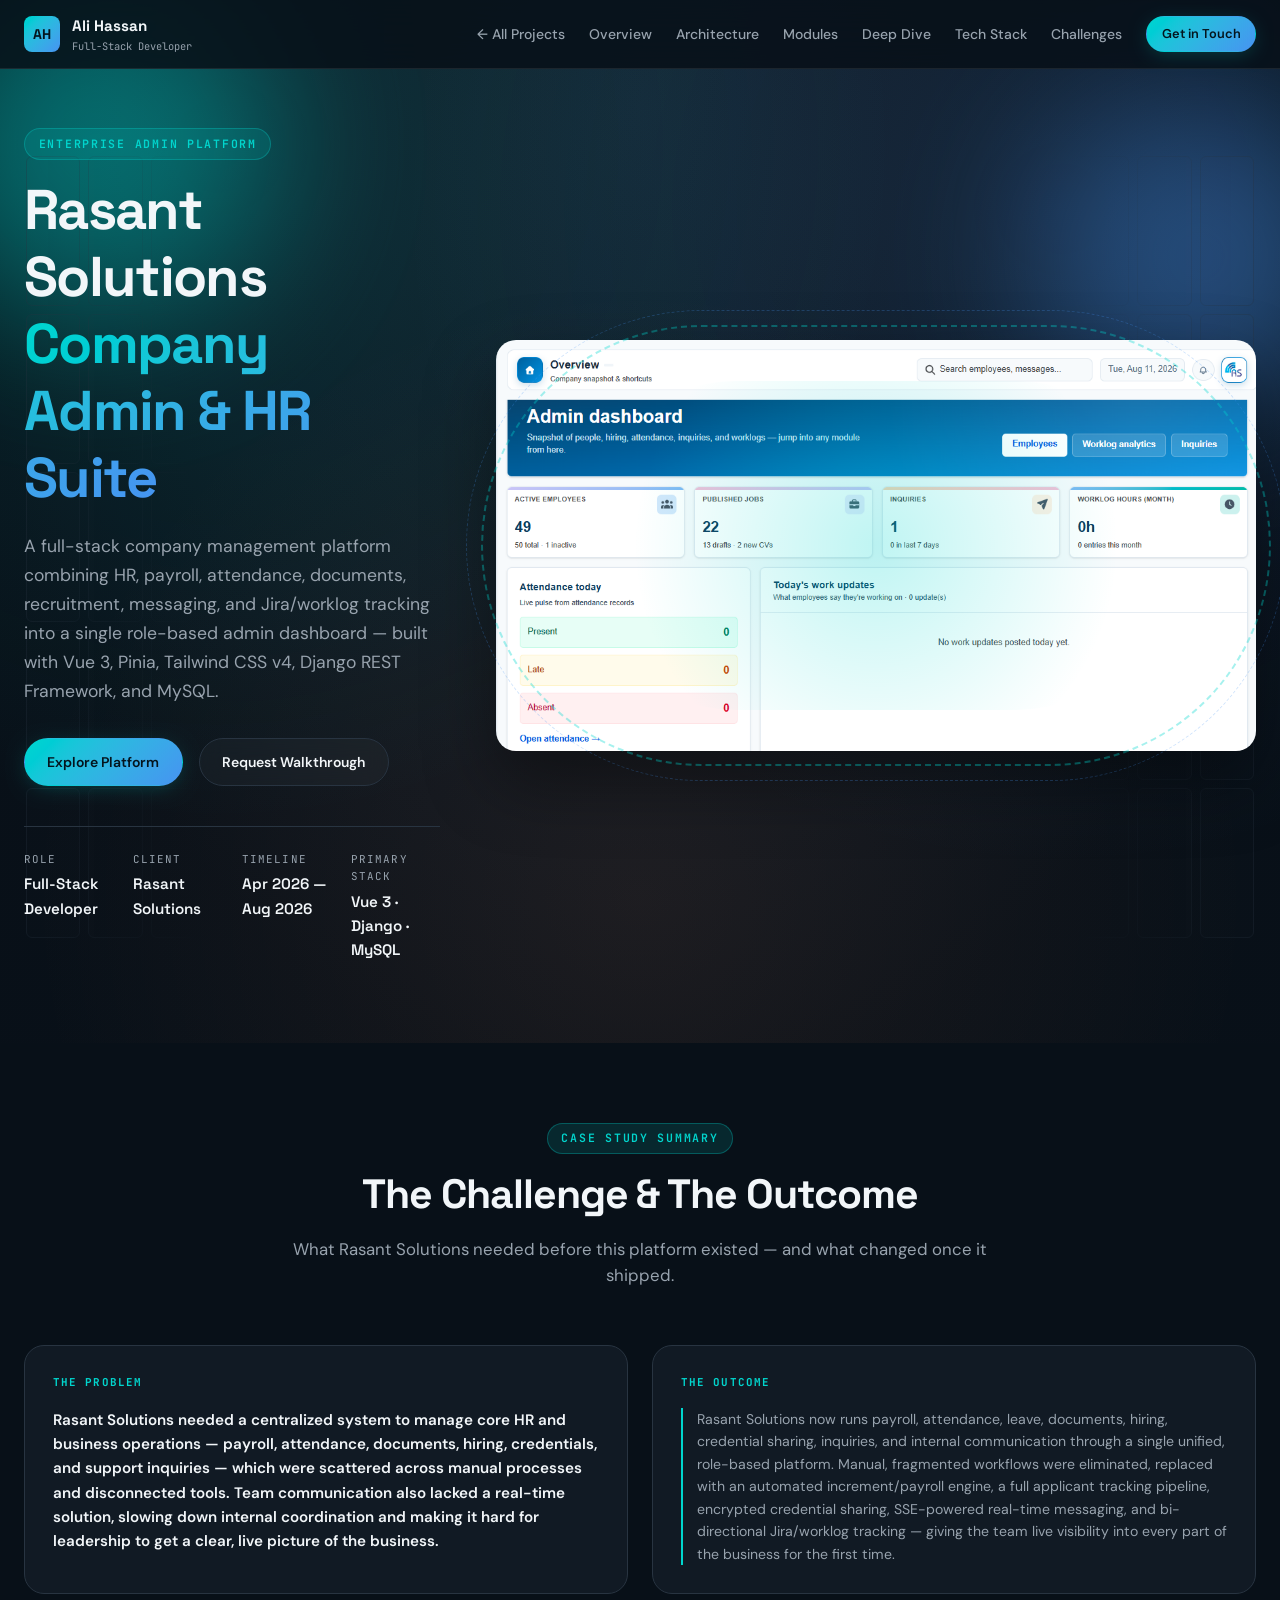
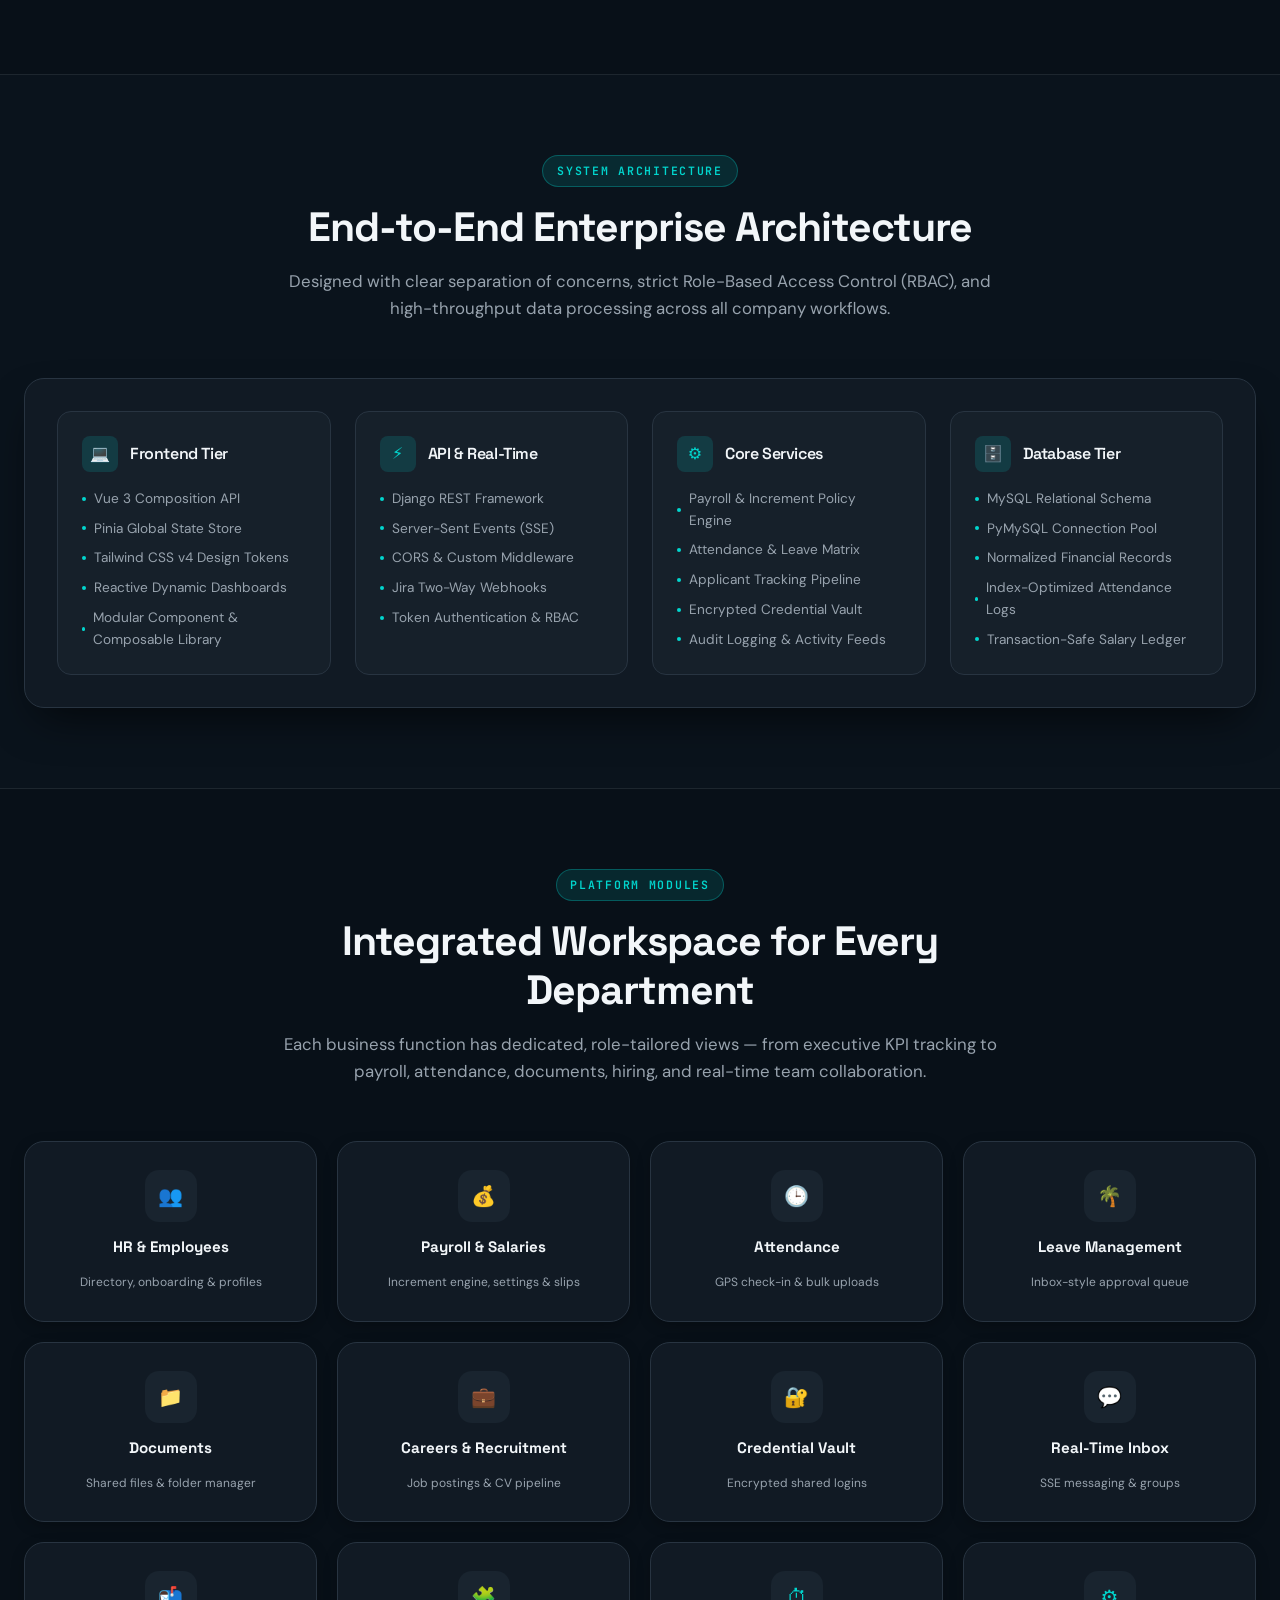
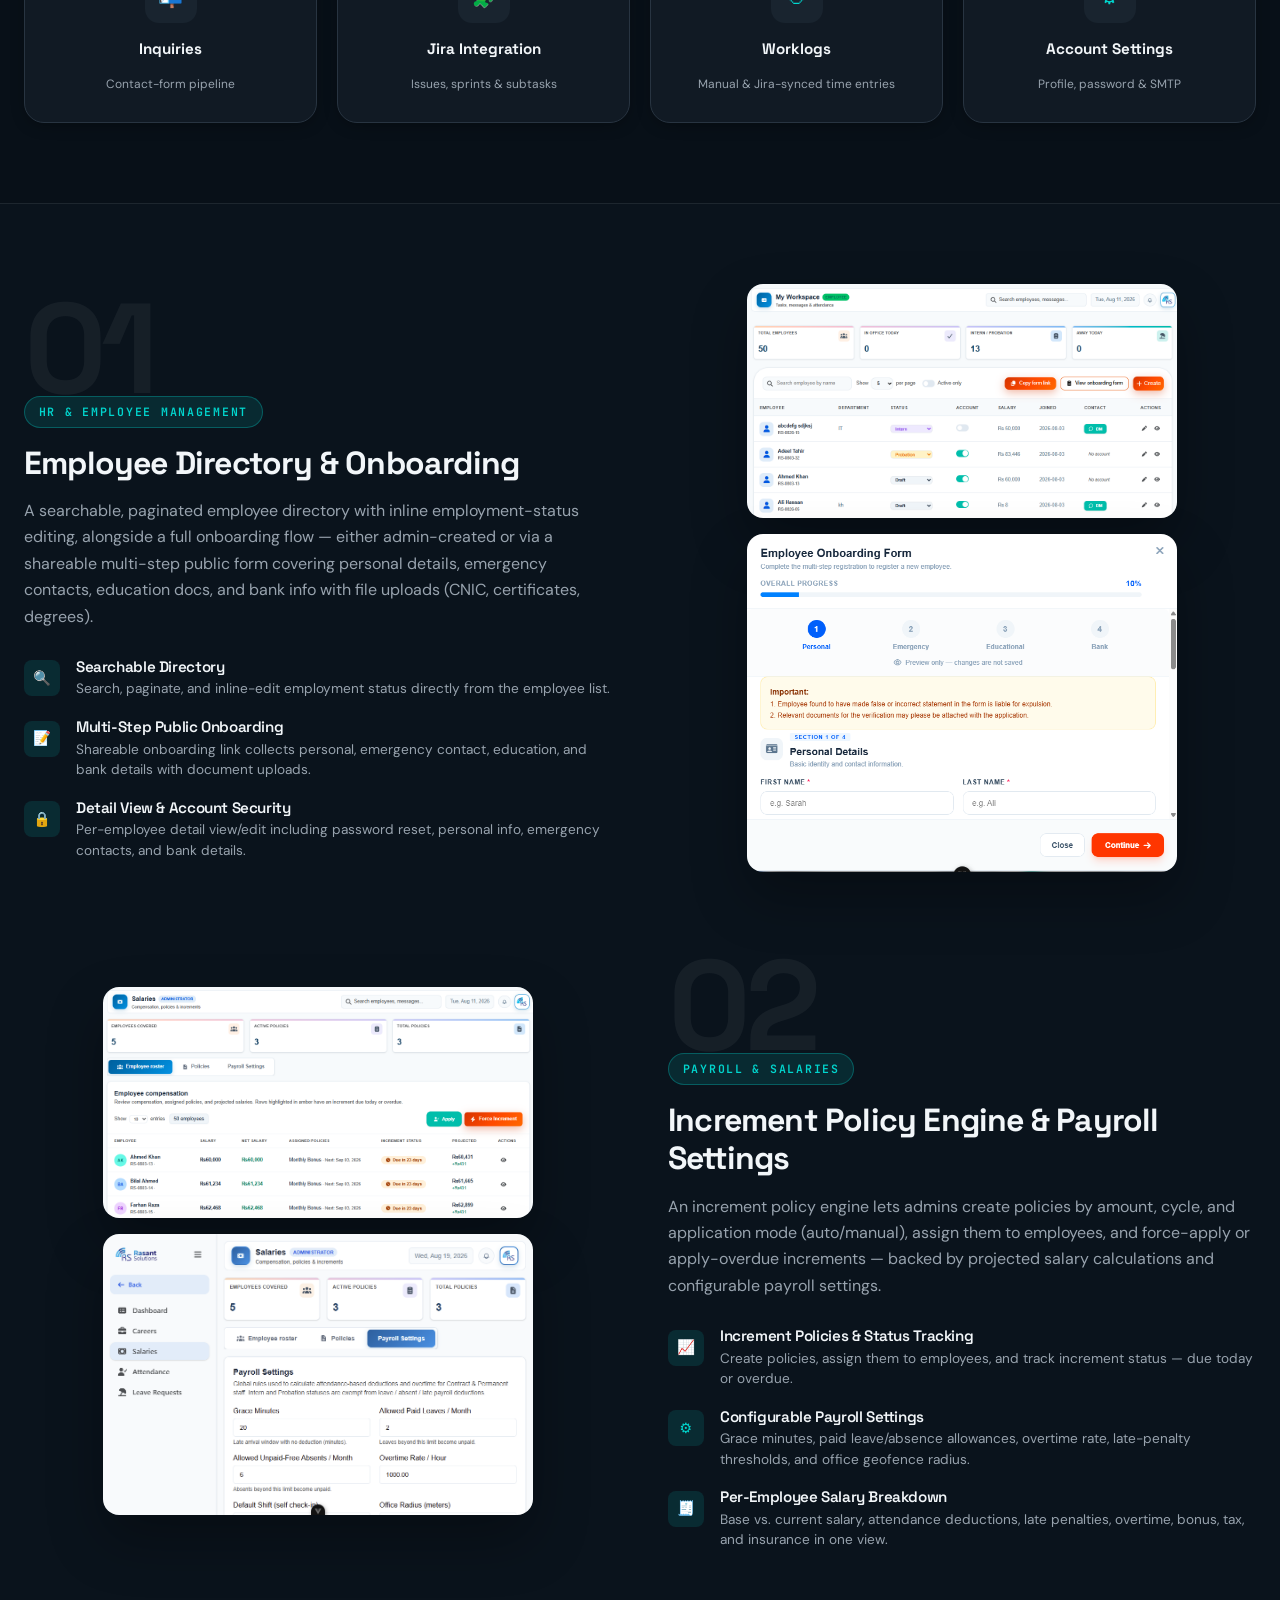
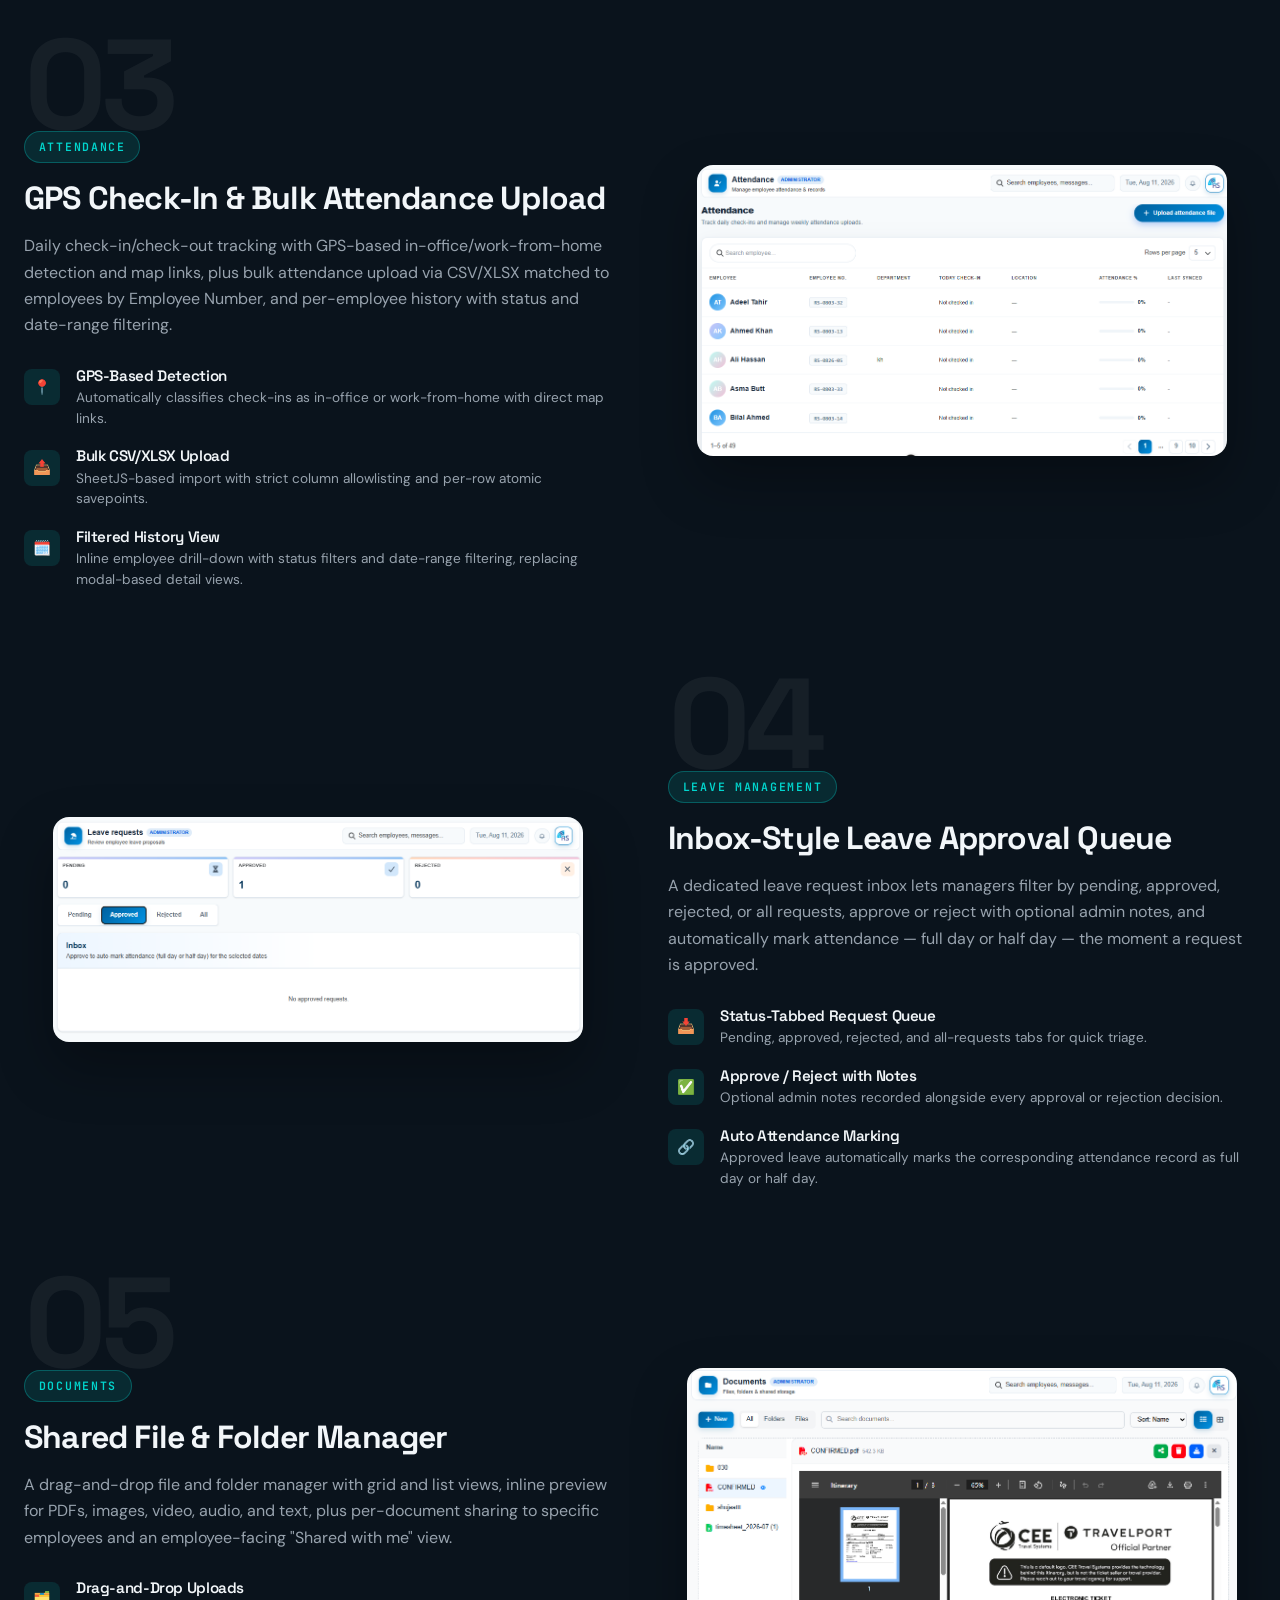
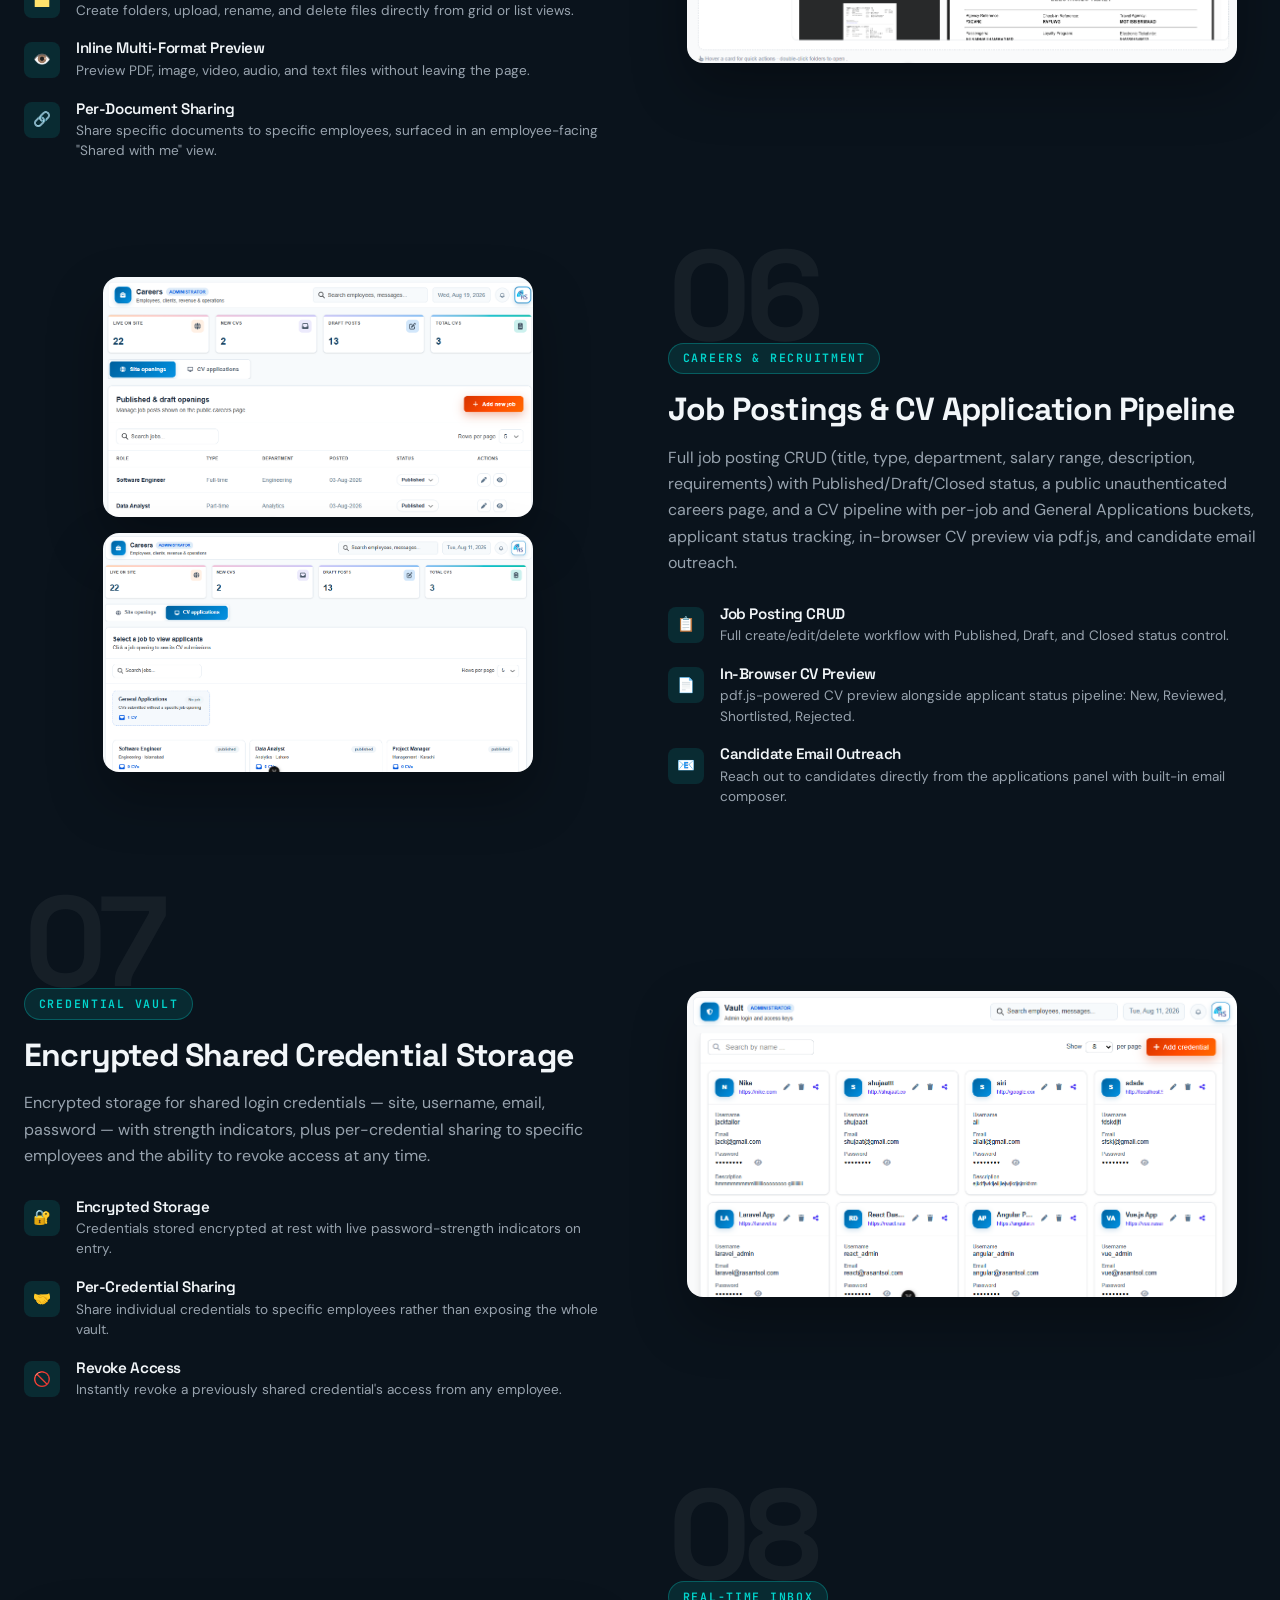
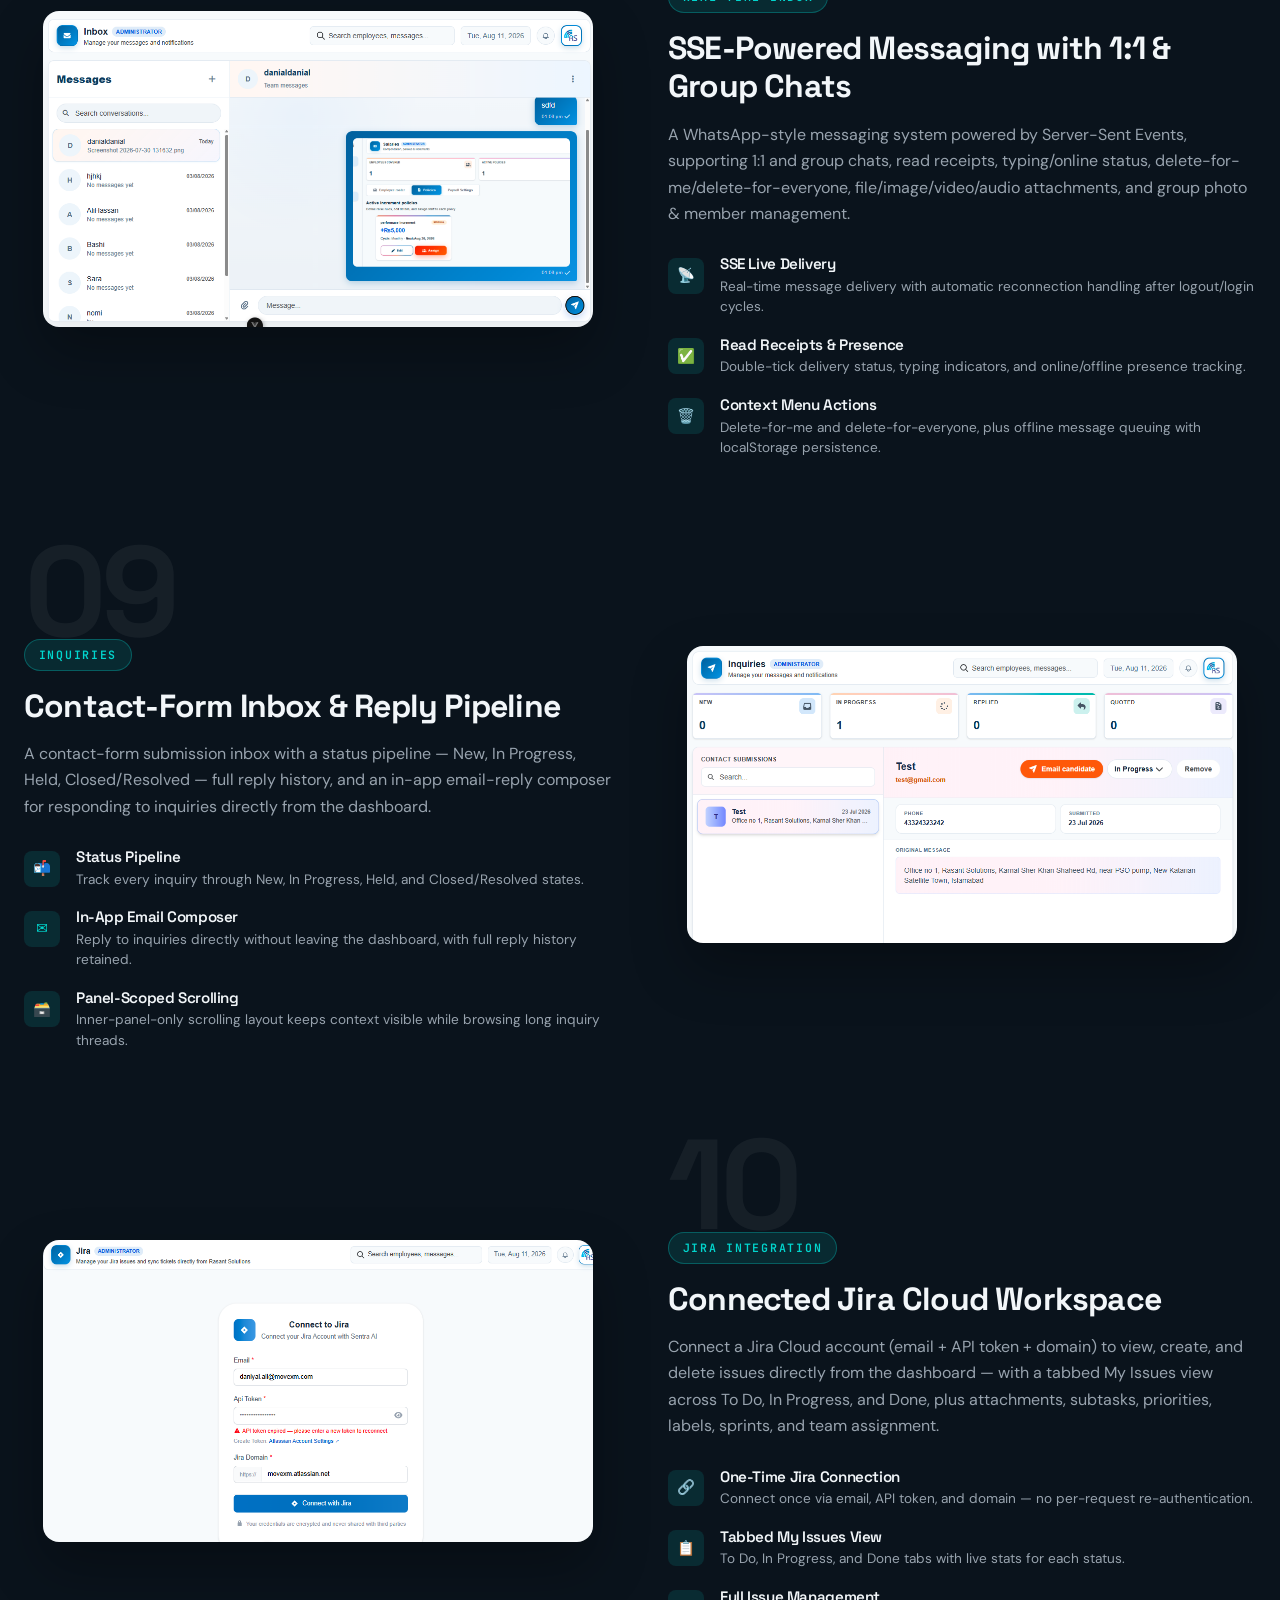
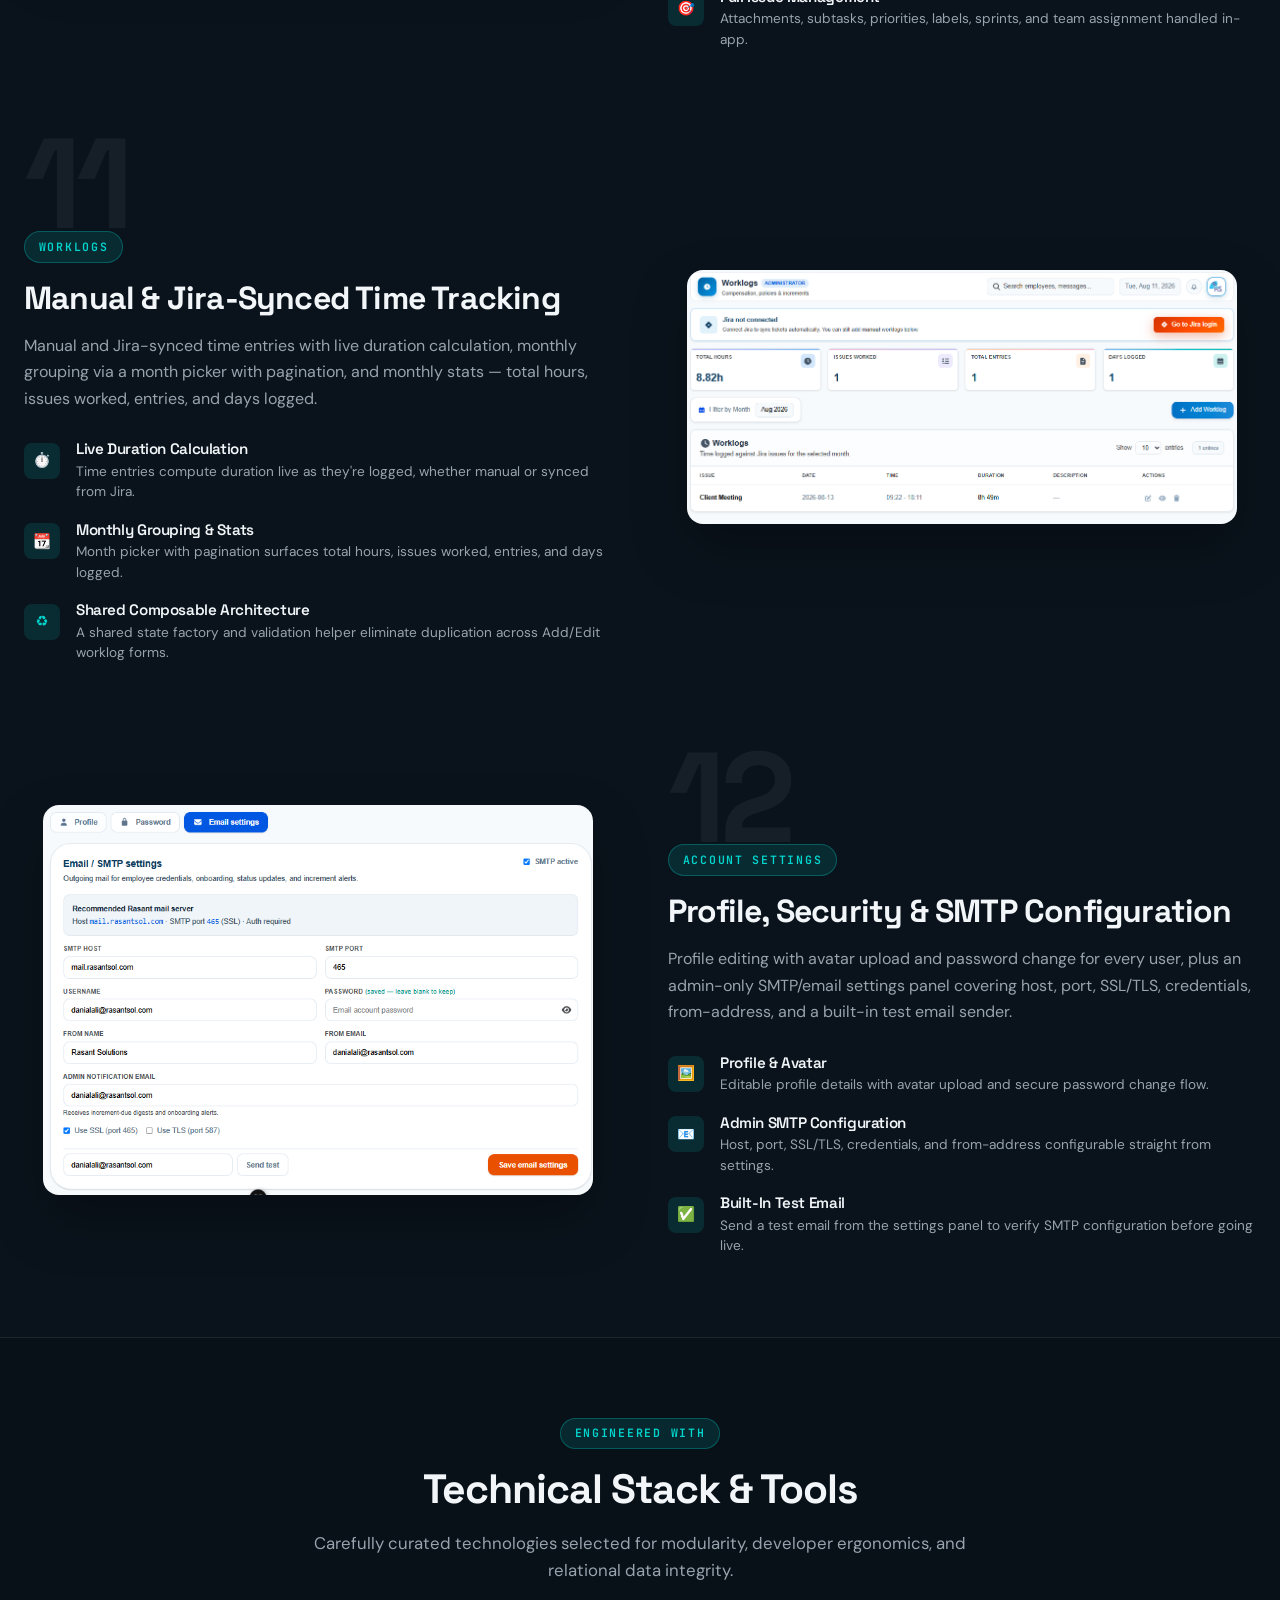
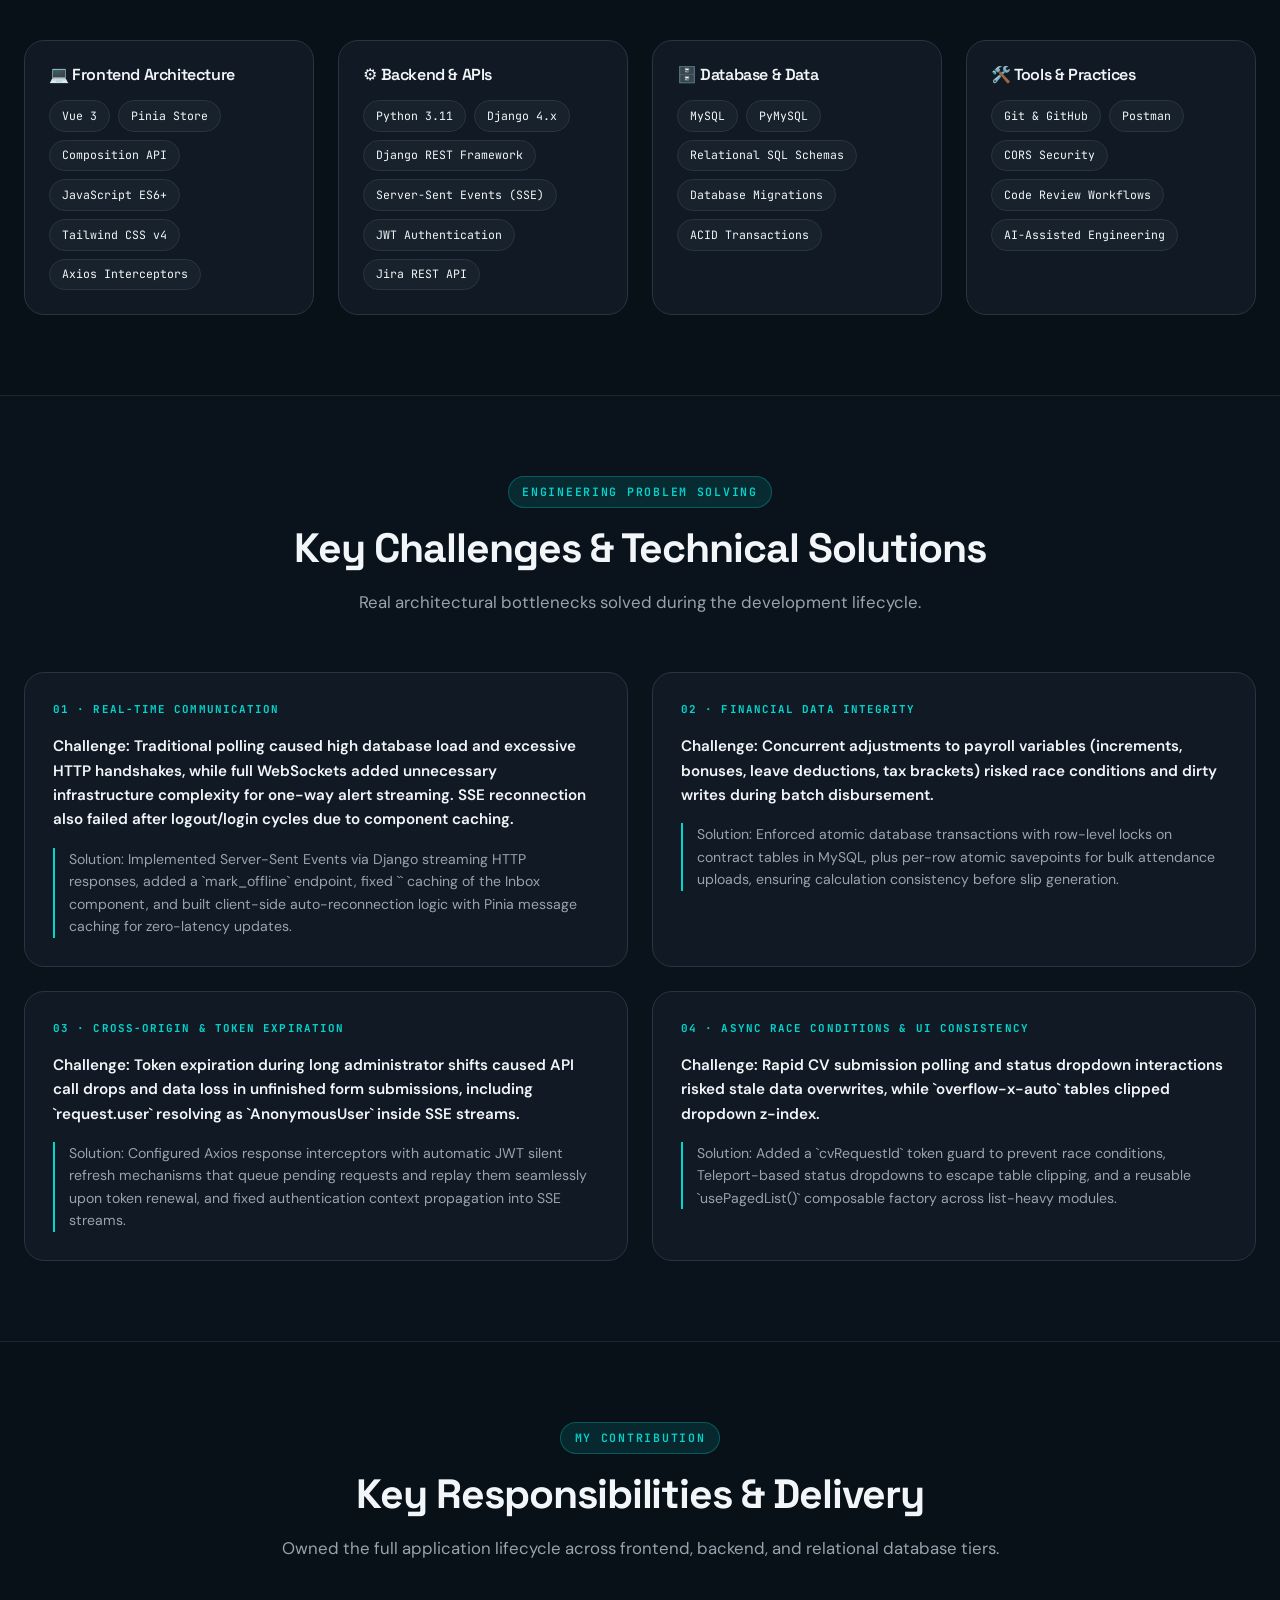
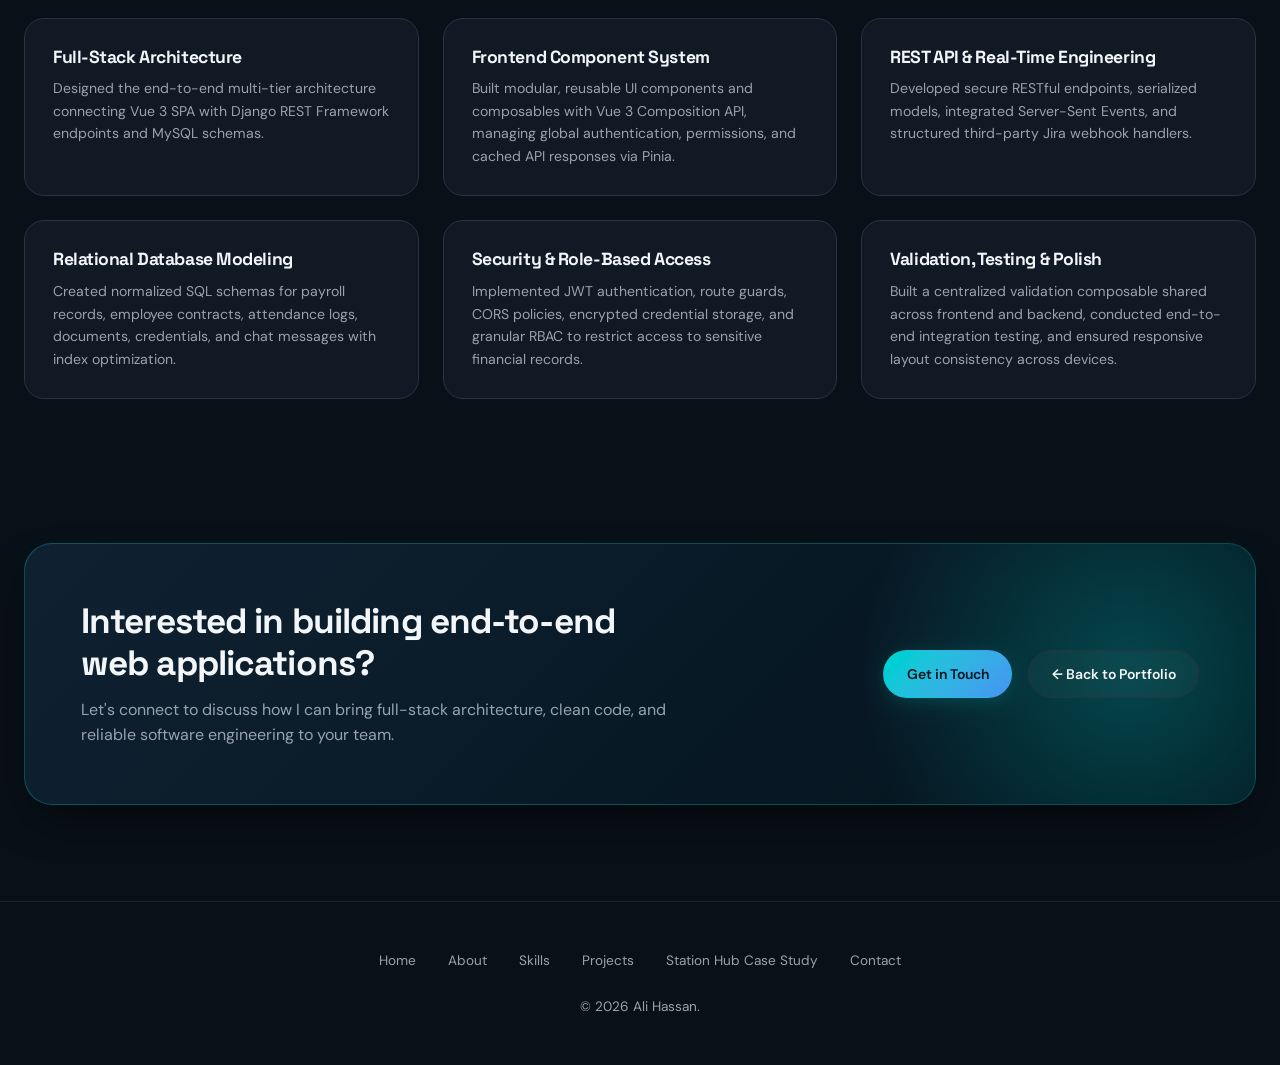
<file: rasant-solutions.html>
<!DOCTYPE html>
<html lang="en">
<head>
  <meta charset="utf-8" />
  <meta name="viewport" content="width=device-width, initial-scale=1" />
  <title>Rasant Solutions — Company Admin Panel &amp; Enterprise Suite | Ali Hassan</title>
  <meta name="description" content="Case study on building an enterprise company admin panel with Vue 3, Pinia, Django REST Framework, and MySQL by Ali Hassan." />
  <link rel="canonical" href="https://alihassan.dev/rasant-solutions.html" />

  <!-- Fonts -->
  <link rel="preconnect" href="https://fonts.googleapis.com" />
  <link rel="preconnect" href="https://fonts.gstatic.com" crossorigin />
  <link href="https://fonts.googleapis.com/css2?family=Space+Grotesk:wght@500;600;700;800&family=DM+Sans:wght@400;500;600;700&family=JetBrains+Mono:wght@400;500;600&display=swap" rel="stylesheet" />

  <!-- Design System Stylesheet -->
  <link rel="stylesheet" href="projects.css" />
</head>
<body>

  <!-- ============================== HEADER ============================== -->
  <header class="site-header">
    <div class="container header-inner">
      <a href="index.html#home" class="brand-link">
        <span class="brand-badge">AH</span>
        <div>
          <span class="brand-name">Ali Hassan</span>
          <span class="brand-role">Full-Stack Developer</span>
        </div>
      </a>

      <button class="menu-toggle" type="button" aria-label="Toggle navigation" aria-expanded="false" data-menu-toggle>
  <span class="hamburger-bar"></span>
  <span class="hamburger-bar"></span>
  <span class="hamburger-bar"></span>
</button>

<nav class="nav-desktop" aria-label="Project Navigation" data-mobile-nav>
  <a href="index.html#projects" class="nav-link">← All Projects</a>
  <a href="#challenge-outcome" class="nav-link">Overview</a>
  <a href="#architecture" class="nav-link">Architecture</a>
  <a href="#modules" class="nav-link">Modules</a>
  <a href="#features" class="nav-link">Deep Dive</a>
  <a href="#tech-stack" class="nav-link">Tech Stack</a>
  <a href="#challenges" class="nav-link">Challenges</a>
  <a href="index.html#contact" class="btn btn-primary btn-sm">Get in Touch</a>
</nav>
    </div>
  </header>

  <main>
    <!-- =============================== HERO ============================ -->
    <section class="hero-section" id="overview">
      <!-- Background Mesh and Glowing Orbs -->
      <div class="hero-mesh" aria-hidden="true"></div>
      <div class="glow-orb orb-1" aria-hidden="true"></div>
      <div class="glow-orb orb-2" aria-hidden="true"></div>

      <!-- Decorative Animated Side Grids -->
      <div class="side-grid side-grid-left" aria-hidden="true">
        <div class="grid-matrix">
          <div class="matrix-cell"></div><div class="matrix-cell"></div><div class="matrix-cell"></div>
          <div class="matrix-cell"></div><div class="matrix-cell"></div><div class="matrix-cell"></div>
          <div class="matrix-cell"></div><div class="matrix-cell"></div><div class="matrix-cell"></div>
          <div class="matrix-cell"></div><div class="matrix-cell"></div><div class="matrix-cell"></div>
          <div class="matrix-cell"></div><div class="matrix-cell"></div><div class="matrix-cell"></div>
        </div>
      </div>

      <div class="side-grid side-grid-right" aria-hidden="true">
        <div class="grid-matrix">
          <div class="matrix-cell"></div><div class="matrix-cell"></div><div class="matrix-cell"></div>
          <div class="matrix-cell"></div><div class="matrix-cell"></div><div class="matrix-cell"></div>
          <div class="matrix-cell"></div><div class="matrix-cell"></div><div class="matrix-cell"></div>
          <div class="matrix-cell"></div><div class="matrix-cell"></div><div class="matrix-cell"></div>
          <div class="matrix-cell"></div><div class="matrix-cell"></div><div class="matrix-cell"></div>
        </div>
      </div>

      <div class="container">
        <div class="hero-grid">
          <!-- Hero Text -->
          <div>
            <span class="eyebrow-badge">Enterprise Admin Platform</span>
            <h1 class="hero-title">
              Rasant Solutions <br />
              <span class="text-gradient">Company Admin &amp; HR Suite</span>
            </h1>
            <p class="hero-desc">
              A full-stack company management platform combining HR, payroll, attendance, documents, recruitment, messaging, and Jira/worklog tracking into a single role-based admin dashboard — built with Vue 3, Pinia, Tailwind CSS v4, Django REST Framework, and MySQL.
            </p>

            <div class="hero-actions">
              <a href="#features" class="btn btn-primary">Explore Platform</a>
              <a href="index.html#contact" class="btn btn-outline">Request Walkthrough</a>
            </div>

            <!-- Metadata List -->
            <dl class="hero-metadata">
              <div class="meta-item">
                <dt>Role</dt>
                <dd>Full-Stack Developer</dd>
              </div>
              <div class="meta-item">
                <dt>Client</dt>
                <dd>Rasant Solutions</dd>
              </div>
              <div class="meta-item">
                <dt>Timeline</dt>
                <dd>Apr 2026 — Aug 2026</dd>
              </div>
              <div class="meta-item">
                <dt>Primary Stack</dt>
                <dd>Vue 3 · Django · MySQL</dd>
              </div>
            </dl>
          </div>

          <!-- Hero Visual: Multi-ring Glowing Dashboard Preview -->
          <div class="hero-visual-wrapper">
            <div class="visual-rings-container">
              <div class="ring-inner"></div>
              <div class="ring-outer"></div>
              <div class="ring-glow"></div>

              <img
                src="./assests/screenshots/Rasant-Solution/rasant-dashboard-overview.png"
                alt="Rasant Solutions admin dashboard overview showing live KPI widgets, headcount, and payroll status"
                style="width:min(760px, 90vw); display:block; border-radius:20px; box-shadow:0 30px 70px rgba(0,0,0,0.4);"
              />
            </div>
          </div>
        </div>
      </div>
    </section>

    <!-- ==================== THE CHALLENGE & THE OUTCOME ================= -->
    <section class="section" id="challenge-outcome">
      <div class="container">
        <div class="section-header">
          <span class="eyebrow-badge">Case Study Summary</span>
          <h2 class="section-title">The Challenge &amp; The Outcome</h2>
          <p class="section-desc">
            What Rasant Solutions needed before this platform existed — and what changed once it shipped.
          </p>
        </div>

        <div class="challenge-solution-grid">
          <div class="cs-card">
            <span class="cs-tag">The Problem</span>
            <p class="cs-problem">
              Rasant Solutions needed a centralized system to manage core HR and business operations — payroll, attendance, documents, hiring, credentials, and support inquiries — which were scattered across manual processes and disconnected tools. Team communication also lacked a real-time solution, slowing down internal coordination and making it hard for leadership to get a clear, live picture of the business.
            </p>
          </div>

          <div class="cs-card">
            <span class="cs-tag">The Outcome</span>
            <p class="cs-solution">
              Rasant Solutions now runs payroll, attendance, leave, documents, hiring, credential sharing, inquiries, and internal communication through a single unified, role-based platform. Manual, fragmented workflows were eliminated, replaced with an automated increment/payroll engine, a full applicant tracking pipeline, encrypted credential sharing, SSE-powered real-time messaging, and bi-directional Jira/worklog tracking — giving the team live visibility into every part of the business for the first time.
            </p>
          </div>
        </div>
      </div>
    </section>

    <!-- ==================== PLATFORM ARCHITECTURE ====================== -->
    <section class="section section-alt" id="architecture">
      <div class="container">
        <div class="section-header">
          <span class="eyebrow-badge">System Architecture</span>
          <h2 class="section-title">End-to-End Enterprise Architecture</h2>
          <p class="section-desc">
            Designed with clear separation of concerns, strict Role-Based Access Control (RBAC), and high-throughput data processing across all company workflows.
          </p>
        </div>

        <div class="arch-diagram-card">
          <div class="arch-flow-grid">
            <!-- Client Layer -->
            <div class="arch-node">
              <div class="arch-node-header">
                <div class="arch-icon">💻</div>
                <h3 class="arch-node-title">Frontend Tier</h3>
              </div>
              <ul class="arch-node-list">
                <li>Vue 3 Composition API</li>
                <li>Pinia Global State Store</li>
                <li>Tailwind CSS v4 Design Tokens</li>
                <li>Reactive Dynamic Dashboards</li>
                <li>Modular Component &amp; Composable Library</li>
              </ul>
            </div>

            <!-- API Layer -->
            <div class="arch-node">
              <div class="arch-node-header">
                <div class="arch-icon">⚡</div>
                <h3 class="arch-node-title">API &amp; Real-Time</h3>
              </div>
              <ul class="arch-node-list">
                <li>Django REST Framework</li>
                <li>Server-Sent Events (SSE)</li>
                <li>CORS &amp; Custom Middleware</li>
                <li>Jira Two-Way Webhooks</li>
                <li>Token Authentication &amp; RBAC</li>
              </ul>
            </div>

            <!-- Service Layer -->
            <div class="arch-node">
              <div class="arch-node-header">
                <div class="arch-icon">⚙️</div>
                <h3 class="arch-node-title">Core Services</h3>
              </div>
              <ul class="arch-node-list">
                <li>Payroll &amp; Increment Policy Engine</li>
                <li>Attendance &amp; Leave Matrix</li>
                <li>Applicant Tracking Pipeline</li>
                <li>Encrypted Credential Vault</li>
                <li>Audit Logging &amp; Activity Feeds</li>
              </ul>
            </div>

            <!-- Database Layer -->
            <div class="arch-node">
              <div class="arch-node-header">
                <div class="arch-icon">🗄️</div>
                <h3 class="arch-node-title">Database Tier</h3>
              </div>
              <ul class="arch-node-list">
                <li>MySQL Relational Schema</li>
                <li>PyMySQL Connection Pool</li>
                <li>Normalized Financial Records</li>
                <li>Index-Optimized Attendance Logs</li>
                <li>Transaction-Safe Salary Ledger</li>
              </ul>
            </div>
          </div>
        </div>
      </div>
    </section>

    <!-- ======================= CORE MODULES GRID ======================= -->
    <section class="section" id="modules">
      <div class="container">
        <div class="section-header">
          <span class="eyebrow-badge">Platform Modules</span>
          <h2 class="section-title">Integrated Workspace for Every Department</h2>
          <p class="section-desc">
            Each business function has dedicated, role-tailored views — from executive KPI tracking to payroll, attendance, documents, hiring, and real-time team collaboration.
          </p>
        </div>

        <div class="modules-grid">
          <a href="#feature-hr" class="module-card">
            <div class="module-icon-box">👥</div>
            <div class="module-name">HR &amp; Employees</div>
            <div class="module-sub">Directory, onboarding &amp; profiles</div>
          </a>

          <a href="#feature-payroll" class="module-card">
            <div class="module-icon-box">💰</div>
            <div class="module-name">Payroll &amp; Salaries</div>
            <div class="module-sub">Increment engine, settings &amp; slips</div>
          </a>

          <a href="#feature-attendance" class="module-card">
            <div class="module-icon-box">🕒</div>
            <div class="module-name">Attendance</div>
            <div class="module-sub">GPS check-in &amp; bulk uploads</div>
          </a>

          <a href="#feature-leave" class="module-card">
            <div class="module-icon-box">🌴</div>
            <div class="module-name">Leave Management</div>
            <div class="module-sub">Inbox-style approval queue</div>
          </a>

          <a href="#feature-documents" class="module-card">
            <div class="module-icon-box">📁</div>
            <div class="module-name">Documents</div>
            <div class="module-sub">Shared files &amp; folder manager</div>
          </a>

          <a href="#feature-recruitment" class="module-card">
            <div class="module-icon-box">💼</div>
            <div class="module-name">Careers &amp; Recruitment</div>
            <div class="module-sub">Job postings &amp; CV pipeline</div>
          </a>

          <a href="#feature-vault" class="module-card">
            <div class="module-icon-box">🔐</div>
            <div class="module-name">Credential Vault</div>
            <div class="module-sub">Encrypted shared logins</div>
          </a>

          <a href="#feature-chat" class="module-card">
            <div class="module-icon-box">💬</div>
            <div class="module-name">Real-Time Inbox</div>
            <div class="module-sub">SSE messaging &amp; groups</div>
          </a>

          <a href="#feature-inquiries" class="module-card">
            <div class="module-icon-box">📬</div>
            <div class="module-name">Inquiries</div>
            <div class="module-sub">Contact-form pipeline</div>
          </a>

          <a href="#feature-jira" class="module-card">
            <div class="module-icon-box">🧩</div>
            <div class="module-name">Jira Integration</div>
            <div class="module-sub">Issues, sprints &amp; subtasks</div>
          </a>

          <a href="#feature-worklogs" class="module-card">
            <div class="module-icon-box">⏱</div>
            <div class="module-name">Worklogs</div>
            <div class="module-sub">Manual &amp; Jira-synced time entries</div>
          </a>

          <a href="#feature-settings" class="module-card">
            <div class="module-icon-box">⚙️</div>
            <div class="module-name">Account Settings</div>
            <div class="module-sub">Profile, password &amp; SMTP</div>
          </a>
        </div>
      </div>
    </section>

    <!-- ================= DEEP DIVE FEATURE SHOWCASES =================== -->
    <section class="section section-alt" id="features">
      <div class="container">

        <!-- 01 — HR & Employee Management -->
        <div class="feature-showcase-row" id="feature-hr">
          <div class="feature-content">
            <span class="section-number">01</span>
            <span class="eyebrow-badge">HR &amp; Employee Management</span>
            <h2 class="feature-heading">Employee Directory &amp; Onboarding</h2>
            <p class="feature-desc">
              A searchable, paginated employee directory with inline employment-status editing, alongside a full onboarding flow — either admin-created or via a shareable multi-step public form covering personal details, emergency contacts, education docs, and bank info with file uploads (CNIC, certificates, degrees).
            </p>
            <ul class="feature-points-list">
              <li class="feature-point-item">
                <div class="point-icon-tile">🔍</div>
                <div>
                  <h3 class="point-title">Searchable Directory</h3>
                  <p class="point-desc">Search, paginate, and inline-edit employment status directly from the employee list.</p>
                </div>
              </li>
              <li class="feature-point-item">
                <div class="point-icon-tile">📝</div>
                <div>
                  <h3 class="point-title">Multi-Step Public Onboarding</h3>
                  <p class="point-desc">Shareable onboarding link collects personal, emergency contact, education, and bank details with document uploads.</p>
                </div>
              </li>
              <li class="feature-point-item">
                <div class="point-icon-tile">🔒</div>
                <div>
                  <h3 class="point-title">Detail View &amp; Account Security</h3>
                  <p class="point-desc">Per-employee detail view/edit including password reset, personal info, emergency contacts, and bank details.</p>
                </div>
              </li>
            </ul>
          </div>

          <div style="display:flex; gap:1rem; justify-content:center; flex-wrap:wrap;">
            <img
              src="./assests/screenshots/Rasant-Solution/rasant-employee-directory.png"
              alt="Rasant Solutions employee directory with search, pagination, and inline employment-status editing"
              style="max-width:430px; width:140%; border-radius:16px; box-shadow:0 25px 55px rgba(0,0,0,0.3);"
            />
            <img
              src="./assests/screenshots/Rasant-Solution/rasant-employee-onboarding.png"
              alt="Rasant Solutions multi-step public employee onboarding form with document uploads"
              style="max-width:430px; width:100%; border-radius:16px; box-shadow:0 25px 55px rgba(0,0,0,0.3);"
            />
          </div>
        </div>

        <!-- 02 — Payroll & Salaries -->
        <div class="feature-showcase-row row-reverse" id="feature-payroll">
          <div class="feature-content">
            <span class="section-number">02</span>
            <span class="eyebrow-badge">Payroll &amp; Salaries</span>
            <h2 class="feature-heading">Increment Policy Engine &amp; Payroll Settings</h2>
            <p class="feature-desc">
              An increment policy engine lets admins create policies by amount, cycle, and application mode (auto/manual), assign them to employees, and force-apply or apply-overdue increments — backed by projected salary calculations and configurable payroll settings.
            </p>
            <ul class="feature-points-list">
              <li class="feature-point-item">
                <div class="point-icon-tile">📈</div>
                <div>
                  <h3 class="point-title">Increment Policies &amp; Status Tracking</h3>
                  <p class="point-desc">Create policies, assign them to employees, and track increment status — due today or overdue.</p>
                </div>
              </li>
              <li class="feature-point-item">
                <div class="point-icon-tile">⚙️</div>
                <div>
                  <h3 class="point-title">Configurable Payroll Settings</h3>
                  <p class="point-desc">Grace minutes, paid leave/absence allowances, overtime rate, late-penalty thresholds, and office geofence radius.</p>
                </div>
              </li>
              <li class="feature-point-item">
                <div class="point-icon-tile">🧾</div>
                <div>
                  <h3 class="point-title">Per-Employee Salary Breakdown</h3>
                  <p class="point-desc">Base vs. current salary, attendance deductions, late penalties, overtime, bonus, tax, and insurance in one view.</p>
                </div>
              </li>
            </ul>
          </div>

          <div style="display:flex; gap:1rem; justify-content:center; flex-wrap:wrap;">
            <img
              src="./assests//screenshots/Rasant-Solution/rasant-increment-policy.png"
              alt="Rasant Solutions increment policy engine with apply-overdue modal and numeric badge"
              style="max-width:430px; width:100%; border-radius:16px; box-shadow:0 25px 55px rgba(0,0,0,0.3);"
            />
            <img
              src="./assests/screenshots/Rasant-Solution/rasant-salary-breakdown.png"
              alt="Rasant Solutions per-employee salary breakdown with deductions, overtime, bonus, tax and insurance"
              style="max-width:430px; width:100%; border-radius:16px; box-shadow:0 25px 55px rgba(0,0,0,0.3);"
            />
          </div>
        </div>

        <!-- 03 — Attendance -->
        <div class="feature-showcase-row" id="feature-attendance">
          <div class="feature-content">
            <span class="section-number">03</span>
            <span class="eyebrow-badge">Attendance</span>
            <h2 class="feature-heading">GPS Check-In &amp; Bulk Attendance Upload</h2>
            <p class="feature-desc">
              Daily check-in/check-out tracking with GPS-based in-office/work-from-home detection and map links, plus bulk attendance upload via CSV/XLSX matched to employees by Employee Number, and per-employee history with status and date-range filtering.
            </p>
            <ul class="feature-points-list">
              <li class="feature-point-item">
                <div class="point-icon-tile">📍</div>
                <div>
                  <h3 class="point-title">GPS-Based Detection</h3>
                  <p class="point-desc">Automatically classifies check-ins as in-office or work-from-home with direct map links.</p>
                </div>
              </li>
              <li class="feature-point-item">
                <div class="point-icon-tile">📤</div>
                <div>
                  <h3 class="point-title">Bulk CSV/XLSX Upload</h3>
                  <p class="point-desc">SheetJS-based import with strict column allowlisting and per-row atomic savepoints.</p>
                </div>
              </li>
              <li class="feature-point-item">
                <div class="point-icon-tile">🗓️</div>
                <div>
                  <h3 class="point-title">Filtered History View</h3>
                  <p class="point-desc">Inline employee drill-down with status filters and date-range filtering, replacing modal-based detail views.</p>
                </div>
              </li>
            </ul>
          </div>

          <div style="display:flex; justify-content:center;">
            <img
              src="./assests//screenshots/Rasant-Solution/rasant-attendance-tracking.png"
              alt="Rasant Solutions attendance page with bulk CSV upload and per-employee attendance history"
              style="max-width:530px; width:100%; border-radius:16px; box-shadow:0 25px 55px rgba(0,0,0,0.3);"
            />
          </div>
        </div>

        <!-- 04 — Leave Management -->
        <div class="feature-showcase-row row-reverse" id="feature-leave">
          <div class="feature-content">
            <span class="section-number">04</span>
            <span class="eyebrow-badge">Leave Management</span>
            <h2 class="feature-heading">Inbox-Style Leave Approval Queue</h2>
            <p class="feature-desc">
              A dedicated leave request inbox lets managers filter by pending, approved, rejected, or all requests, approve or reject with optional admin notes, and automatically mark attendance — full day or half day — the moment a request is approved.
            </p>
            <ul class="feature-points-list">
              <li class="feature-point-item">
                <div class="point-icon-tile">📥</div>
                <div>
                  <h3 class="point-title">Status-Tabbed Request Queue</h3>
                  <p class="point-desc">Pending, approved, rejected, and all-requests tabs for quick triage.</p>
                </div>
              </li>
              <li class="feature-point-item">
                <div class="point-icon-tile">✅</div>
                <div>
                  <h3 class="point-title">Approve / Reject with Notes</h3>
                  <p class="point-desc">Optional admin notes recorded alongside every approval or rejection decision.</p>
                </div>
              </li>
              <li class="feature-point-item">
                <div class="point-icon-tile">🔗</div>
                <div>
                  <h3 class="point-title">Auto Attendance Marking</h3>
                  <p class="point-desc">Approved leave automatically marks the corresponding attendance record as full day or half day.</p>
                </div>
              </li>
            </ul>
          </div>

          <div style="display:flex; justify-content:center;">
            <img
              src="./assests/screenshots/Rasant-Solution/rasant-leave-requests.png"
              alt="Rasant Solutions leave management inbox with pending, approved, and rejected request tabs"
              style="max-width:530px; width:100%; border-radius:16px; box-shadow:0 25px 55px rgba(0,0,0,0.3);"
            />
          </div>
        </div>

        <!-- 05 — Documents -->
        <div class="feature-showcase-row" id="feature-documents">
          <div class="feature-content">
            <span class="section-number">05</span>
            <span class="eyebrow-badge">Documents</span>
            <h2 class="feature-heading">Shared File &amp; Folder Manager</h2>
            <p class="feature-desc">
              A drag-and-drop file and folder manager with grid and list views, inline preview for PDFs, images, video, audio, and text, plus per-document sharing to specific employees and an employee-facing "Shared with me" view.
            </p>
            <ul class="feature-points-list">
              <li class="feature-point-item">
                <div class="point-icon-tile">🗂️</div>
                <div>
                  <h3 class="point-title">Drag-and-Drop Uploads</h3>
                  <p class="point-desc">Create folders, upload, rename, and delete files directly from grid or list views.</p>
                </div>
              </li>
              <li class="feature-point-item">
                <div class="point-icon-tile">👁️</div>
                <div>
                  <h3 class="point-title">Inline Multi-Format Preview</h3>
                  <p class="point-desc">Preview PDF, image, video, audio, and text files without leaving the page.</p>
                </div>
              </li>
              <li class="feature-point-item">
                <div class="point-icon-tile">🔗</div>
                <div>
                  <h3 class="point-title">Per-Document Sharing</h3>
                  <p class="point-desc">Share specific documents to specific employees, surfaced in an employee-facing "Shared with me" view.</p>
                </div>
              </li>
            </ul>
          </div>

          <div style="display:flex; justify-content:center;">
            <img
              src="./assests/screenshots/Rasant-Solution/rasant-documents-manager.png"
              alt="Rasant Solutions document manager with grid view, folders, and inline PDF preview"
              style="max-width:550px; width:100%; border-radius:16px; box-shadow:0 25px 55px rgba(0,0,0,0.3);"
            />
          </div>
        </div>

        <!-- 06 — Careers & Recruitment -->
        <div class="feature-showcase-row row-reverse" id="feature-recruitment">
          <div class="feature-content">
            <span class="section-number">06</span>
            <span class="eyebrow-badge">Careers &amp; Recruitment</span>
            <h2 class="feature-heading">Job Postings &amp; CV Application Pipeline</h2>
            <p class="feature-desc">
              Full job posting CRUD (title, type, department, salary range, description, requirements) with Published/Draft/Closed status, a public unauthenticated careers page, and a CV pipeline with per-job and General Applications buckets, applicant status tracking, in-browser CV preview via pdf.js, and candidate email outreach.
            </p>
            <ul class="feature-points-list">
              <li class="feature-point-item">
                <div class="point-icon-tile">📋</div>
                <div>
                  <h3 class="point-title">Job Posting CRUD</h3>
                  <p class="point-desc">Full create/edit/delete workflow with Published, Draft, and Closed status control.</p>
                </div>
              </li>
              <li class="feature-point-item">
                <div class="point-icon-tile">📄</div>
                <div>
                  <h3 class="point-title">In-Browser CV Preview</h3>
                  <p class="point-desc">pdf.js-powered CV preview alongside applicant status pipeline: New, Reviewed, Shortlisted, Rejected.</p>
                </div>
              </li>
              <li class="feature-point-item">
                <div class="point-icon-tile">📧</div>
                <div>
                  <h3 class="point-title">Candidate Email Outreach</h3>
                  <p class="point-desc">Reach out to candidates directly from the applications panel with built-in email composer.</p>
                </div>
              </li>
            </ul>
          </div>

          <div style="display:flex; gap:1rem; justify-content:center; flex-wrap:wrap;">
            <img
              src="./assests/screenshots/Rasant-Solution/rasant-careers-jobs.png"
              alt="Rasant Solutions job postings table with Published, Draft, and Closed status"
              style="max-width:430px; width:100%; border-radius:16px; box-shadow:0 25px 55px rgba(0,0,0,0.3);"
            />
            <img
              src="./assests/screenshots/Rasant-Solution/rasant-cv-applications.png"
              alt="Rasant Solutions CV applications panel with PDF preview and status dropdown"
              style="max-width:430px; width:100%; border-radius:16px; box-shadow:0 25px 55px rgba(0,0,0,0.3);"
            />
          </div>
        </div>

        <!-- 07 — Credential Vault -->
        <div class="feature-showcase-row" id="feature-vault">
          <div class="feature-content">
            <span class="section-number">07</span>
            <span class="eyebrow-badge">Credential Vault</span>
            <h2 class="feature-heading">Encrypted Shared Credential Storage</h2>
            <p class="feature-desc">
              Encrypted storage for shared login credentials — site, username, email, password — with strength indicators, plus per-credential sharing to specific employees and the ability to revoke access at any time.
            </p>
            <ul class="feature-points-list">
              <li class="feature-point-item">
                <div class="point-icon-tile">🔐</div>
                <div>
                  <h3 class="point-title">Encrypted Storage</h3>
                  <p class="point-desc">Credentials stored encrypted at rest with live password-strength indicators on entry.</p>
                </div>
              </li>
              <li class="feature-point-item">
                <div class="point-icon-tile">🤝</div>
                <div>
                  <h3 class="point-title">Per-Credential Sharing</h3>
                  <p class="point-desc">Share individual credentials to specific employees rather than exposing the whole vault.</p>
                </div>
              </li>
              <li class="feature-point-item">
                <div class="point-icon-tile">🚫</div>
                <div>
                  <h3 class="point-title">Revoke Access</h3>
                  <p class="point-desc">Instantly revoke a previously shared credential's access from any employee.</p>
                </div>
              </li>
            </ul>
          </div>

          <div style="display:flex; justify-content:center;">
            <img
              src="./assests/screenshots/Rasant-Solution/rasant-credential-vault.png"
              alt="Rasant Solutions credential vault with encrypted entries and password strength indicators"
              style="max-width:550px; width:100%; border-radius:16px; box-shadow:0 25px 55px rgba(0,0,0,0.3);"
            />
          </div>
        </div>

        <!-- 08 — Real-Time Inbox -->
        <div class="feature-showcase-row row-reverse" id="feature-chat">
          <div class="feature-content">
            <span class="section-number">08</span>
            <span class="eyebrow-badge">Real-Time Inbox</span>
            <h2 class="feature-heading">SSE-Powered Messaging with 1:1 &amp; Group Chats</h2>
            <p class="feature-desc">
              A WhatsApp-style messaging system powered by Server-Sent Events, supporting 1:1 and group chats, read receipts, typing/online status, delete-for-me/delete-for-everyone, file/image/video/audio attachments, and group photo &amp; member management.
            </p>
            <ul class="feature-points-list">
              <li class="feature-point-item">
                <div class="point-icon-tile">📡</div>
                <div>
                  <h3 class="point-title">SSE Live Delivery</h3>
                  <p class="point-desc">Real-time message delivery with automatic reconnection handling after logout/login cycles.</p>
                </div>
              </li>
              <li class="feature-point-item">
                <div class="point-icon-tile">✅</div>
                <div>
                  <h3 class="point-title">Read Receipts &amp; Presence</h3>
                  <p class="point-desc">Double-tick delivery status, typing indicators, and online/offline presence tracking.</p>
                </div>
              </li>
              <li class="feature-point-item">
                <div class="point-icon-tile">🗑️</div>
                <div>
                  <h3 class="point-title">Context Menu Actions</h3>
                  <p class="point-desc">Delete-for-me and delete-for-everyone, plus offline message queuing with localStorage persistence.</p>
                </div>
              </li>
            </ul>
          </div>

          <div style="display:flex; justify-content:center;">
            <img
              src="./assests/screenshots/Rasant-Solution/rasant-inbox-chat.png"
              alt="Rasant Solutions real-time inbox with 1:1 and group chats, read receipts, and typing status"
              style="max-width:550px; width:100%; border-radius:16px; box-shadow:0 25px 55px rgba(0,0,0,0.3);"
            />
          </div>
        </div>

        <!-- 09 — Inquiries -->
        <div class="feature-showcase-row" id="feature-inquiries">
          <div class="feature-content">
            <span class="section-number">09</span>
            <span class="eyebrow-badge">Inquiries</span>
            <h2 class="feature-heading">Contact-Form Inbox &amp; Reply Pipeline</h2>
            <p class="feature-desc">
              A contact-form submission inbox with a status pipeline — New, In Progress, Held, Closed/Resolved — full reply history, and an in-app email-reply composer for responding to inquiries directly from the dashboard.
            </p>
            <ul class="feature-points-list">
              <li class="feature-point-item">
                <div class="point-icon-tile">📬</div>
                <div>
                  <h3 class="point-title">Status Pipeline</h3>
                  <p class="point-desc">Track every inquiry through New, In Progress, Held, and Closed/Resolved states.</p>
                </div>
              </li>
              <li class="feature-point-item">
                <div class="point-icon-tile">✉️</div>
                <div>
                  <h3 class="point-title">In-App Email Composer</h3>
                  <p class="point-desc">Reply to inquiries directly without leaving the dashboard, with full reply history retained.</p>
                </div>
              </li>
              <li class="feature-point-item">
                <div class="point-icon-tile">🗃️</div>
                <div>
                  <h3 class="point-title">Panel-Scoped Scrolling</h3>
                  <p class="point-desc">Inner-panel-only scrolling layout keeps context visible while browsing long inquiry threads.</p>
                </div>
              </li>
            </ul>
          </div>

          <div style="display:flex; justify-content:center;">
            <img
              src="./assests/screenshots/Rasant-Solution/rasant-inquiries.png"
              alt="Rasant Solutions inquiries inbox with status pipeline and email reply composer"
              style="max-width:550px; width:100%; border-radius:16px; box-shadow:0 25px 55px rgba(0,0,0,0.3);"
            />
          </div>
        </div>

        <!-- 10 — Jira Integration -->
        <div class="feature-showcase-row row-reverse" id="feature-jira">
          <div class="feature-content">
            <span class="section-number">10</span>
            <span class="eyebrow-badge">Jira Integration</span>
            <h2 class="feature-heading">Connected Jira Cloud Workspace</h2>
            <p class="feature-desc">
              Connect a Jira Cloud account (email + API token + domain) to view, create, and delete issues directly from the dashboard — with a tabbed My Issues view across To Do, In Progress, and Done, plus attachments, subtasks, priorities, labels, sprints, and team assignment.
            </p>
            <ul class="feature-points-list">
              <li class="feature-point-item">
                <div class="point-icon-tile">🔗</div>
                <div>
                  <h3 class="point-title">One-Time Jira Connection</h3>
                  <p class="point-desc">Connect once via email, API token, and domain — no per-request re-authentication.</p>
                </div>
              </li>
              <li class="feature-point-item">
                <div class="point-icon-tile">📋</div>
                <div>
                  <h3 class="point-title">Tabbed My Issues View</h3>
                  <p class="point-desc">To Do, In Progress, and Done tabs with live stats for each status.</p>
                </div>
              </li>
              <li class="feature-point-item">
                <div class="point-icon-tile">🎯</div>
                <div>
                  <h3 class="point-title">Full Issue Management</h3>
                  <p class="point-desc">Attachments, subtasks, priorities, labels, sprints, and team assignment handled in-app.</p>
                </div>
              </li>
            </ul>
          </div>

          <div style="display:flex; justify-content:center;">
            <img
              src="./assests/screenshots/Rasant-Solution/rasant-jira-integration.png"
              alt="Rasant Solutions Jira integration with tabbed My Issues view across To Do, In Progress, and Done"
              style="max-width:550px; width:100%; border-radius:16px; box-shadow:0 25px 55px rgba(0,0,0,0.3);"
            />
          </div>
        </div>

        <!-- 11 — Worklogs -->
        <div class="feature-showcase-row" id="feature-worklogs">
          <div class="feature-content">
            <span class="section-number">11</span>
            <span class="eyebrow-badge">Worklogs</span>
            <h2 class="feature-heading">Manual &amp; Jira-Synced Time Tracking</h2>
            <p class="feature-desc">
              Manual and Jira-synced time entries with live duration calculation, monthly grouping via a month picker with pagination, and monthly stats — total hours, issues worked, entries, and days logged.
            </p>
            <ul class="feature-points-list">
              <li class="feature-point-item">
                <div class="point-icon-tile">⏱️</div>
                <div>
                  <h3 class="point-title">Live Duration Calculation</h3>
                  <p class="point-desc">Time entries compute duration live as they're logged, whether manual or synced from Jira.</p>
                </div>
              </li>
              <li class="feature-point-item">
                <div class="point-icon-tile">📆</div>
                <div>
                  <h3 class="point-title">Monthly Grouping &amp; Stats</h3>
                  <p class="point-desc">Month picker with pagination surfaces total hours, issues worked, entries, and days logged.</p>
                </div>
              </li>
              <li class="feature-point-item">
                <div class="point-icon-tile">♻️</div>
                <div>
                  <h3 class="point-title">Shared Composable Architecture</h3>
                  <p class="point-desc">A shared state factory and validation helper eliminate duplication across Add/Edit worklog forms.</p>
                </div>
              </li>
            </ul>
          </div>

          <div style="display:flex; justify-content:center;">
            <img
              src="./assests/screenshots/Rasant-Solution/rasant-worklogs.png"
              alt="Rasant Solutions worklogs page with monthly grouping, month picker, and time entry stats"
              style="max-width:550px; width:100%; border-radius:16px; box-shadow:0 25px 55px rgba(0,0,0,0.3);"
            />
          </div>
        </div>

        <!-- 12 — Account Settings -->
        <div class="feature-showcase-row row-reverse" id="feature-settings">
          <div class="feature-content">
            <span class="section-number">12</span>
            <span class="eyebrow-badge">Account Settings</span>
            <h2 class="feature-heading">Profile, Security &amp; SMTP Configuration</h2>
            <p class="feature-desc">
              Profile editing with avatar upload and password change for every user, plus an admin-only SMTP/email settings panel covering host, port, SSL/TLS, credentials, from-address, and a built-in test email sender.
            </p>
            <ul class="feature-points-list">
              <li class="feature-point-item">
                <div class="point-icon-tile">🖼️</div>
                <div>
                  <h3 class="point-title">Profile &amp; Avatar</h3>
                  <p class="point-desc">Editable profile details with avatar upload and secure password change flow.</p>
                </div>
              </li>
              <li class="feature-point-item">
                <div class="point-icon-tile">📧</div>
                <div>
                  <h3 class="point-title">Admin SMTP Configuration</h3>
                  <p class="point-desc">Host, port, SSL/TLS, credentials, and from-address configurable straight from settings.</p>
                </div>
              </li>
              <li class="feature-point-item">
                <div class="point-icon-tile">✅</div>
                <div>
                  <h3 class="point-title">Built-In Test Email</h3>
                  <p class="point-desc">Send a test email from the settings panel to verify SMTP configuration before going live.</p>
                </div>
              </li>
            </ul>
          </div>

          <div style="display:flex; justify-content:center;">
            <img
              src="./assests/screenshots/Rasant-Solution/rasant-account-settings.png"
              alt="Rasant Solutions account settings with profile editing, password change, and admin SMTP configuration"
              style="max-width:550px; width:100%; border-radius:16px; box-shadow:0 25px 55px rgba(0,0,0,0.3);"
            />
          </div>
        </div>

      </div>
    </section>

    <!-- ===================== TECHNOLOGY STACK ========================== -->
    <section class="section" id="tech-stack">
      <div class="container">
        <div class="section-header">
          <span class="eyebrow-badge">Engineered With</span>
          <h2 class="section-title">Technical Stack &amp; Tools</h2>
          <p class="section-desc">
            Carefully curated technologies selected for modularity, developer ergonomics, and relational data integrity.
          </p>
        </div>

        <div class="tech-stack-container">
          <div class="tech-group-card">
            <h3 class="tech-group-title">💻 Frontend Architecture</h3>
            <div class="tech-badge-wrap">
              <span class="tech-badge">Vue 3</span>
              <span class="tech-badge">Pinia Store</span>
              <span class="tech-badge">Composition API</span>
              <span class="tech-badge">JavaScript ES6+</span>
              <span class="tech-badge">Tailwind CSS v4</span>
              <span class="tech-badge">Axios Interceptors</span>
            </div>
          </div>

          <div class="tech-group-card">
            <h3 class="tech-group-title">⚙️ Backend &amp; APIs</h3>
            <div class="tech-badge-wrap">
              <span class="tech-badge">Python 3.11</span>
              <span class="tech-badge">Django 4.x</span>
              <span class="tech-badge">Django REST Framework</span>
              <span class="tech-badge">Server-Sent Events (SSE)</span>
              <span class="tech-badge">JWT Authentication</span>
              <span class="tech-badge">Jira REST API</span>
            </div>
          </div>

          <div class="tech-group-card">
            <h3 class="tech-group-title">🗄️ Database &amp; Data</h3>
            <div class="tech-badge-wrap">
              <span class="tech-badge">MySQL</span>
              <span class="tech-badge">PyMySQL</span>
              <span class="tech-badge">Relational SQL Schemas</span>
              <span class="tech-badge">Database Migrations</span>
              <span class="tech-badge">ACID Transactions</span>
            </div>
          </div>

          <div class="tech-group-card">
            <h3 class="tech-group-title">🛠️ Tools &amp; Practices</h3>
            <div class="tech-badge-wrap">
              <span class="tech-badge">Git &amp; GitHub</span>
              <span class="tech-badge">Postman</span>
              <span class="tech-badge">CORS Security</span>
              <span class="tech-badge">Code Review Workflows</span>
              <span class="tech-badge">AI-Assisted Engineering</span>
            </div>
          </div>
        </div>
      </div>
    </section>

    <!-- ================== CHALLENGES & SOLUTIONS ======================= -->
    <section class="section section-alt" id="challenges">
      <div class="container">
        <div class="section-header">
          <span class="eyebrow-badge">Engineering Problem Solving</span>
          <h2 class="section-title">Key Challenges &amp; Technical Solutions</h2>
          <p class="section-desc">
            Real architectural bottlenecks solved during the development lifecycle.
          </p>
        </div>

        <div class="challenge-solution-grid">
          <div class="cs-card">
            <span class="cs-tag">01 · Real-Time Communication</span>
            <p class="cs-problem">Challenge: Traditional polling caused high database load and excessive HTTP handshakes, while full WebSockets added unnecessary infrastructure complexity for one-way alert streaming. SSE reconnection also failed after logout/login cycles due to component caching.</p>
            <p class="cs-solution">Solution: Implemented Server-Sent Events via Django streaming HTTP responses, added a `mark_offline` endpoint, fixed `<KeepAlive>` caching of the Inbox component, and built client-side auto-reconnection logic with Pinia message caching for zero-latency updates.</p>
          </div>

          <div class="cs-card">
            <span class="cs-tag">02 · Financial Data Integrity</span>
            <p class="cs-problem">Challenge: Concurrent adjustments to payroll variables (increments, bonuses, leave deductions, tax brackets) risked race conditions and dirty writes during batch disbursement.</p>
            <p class="cs-solution">Solution: Enforced atomic database transactions with row-level locks on contract tables in MySQL, plus per-row atomic savepoints for bulk attendance uploads, ensuring calculation consistency before slip generation.</p>
          </div>

          <div class="cs-card">
            <span class="cs-tag">03 · Cross-Origin &amp; Token Expiration</span>
            <p class="cs-problem">Challenge: Token expiration during long administrator shifts caused API call drops and data loss in unfinished form submissions, including `request.user` resolving as `AnonymousUser` inside SSE streams.</p>
            <p class="cs-solution">Solution: Configured Axios response interceptors with automatic JWT silent refresh mechanisms that queue pending requests and replay them seamlessly upon token renewal, and fixed authentication context propagation into SSE streams.</p>
          </div>

          <div class="cs-card">
            <span class="cs-tag">04 · Async Race Conditions &amp; UI Consistency</span>
            <p class="cs-problem">Challenge: Rapid CV submission polling and status dropdown interactions risked stale data overwrites, while `overflow-x-auto` tables clipped dropdown z-index.</p>
            <p class="cs-solution">Solution: Added a `cvRequestId` token guard to prevent race conditions, Teleport-based status dropdowns to escape table clipping, and a reusable `usePagedList()` composable factory across list-heavy modules.</p>
          </div>
        </div>
      </div>
    </section>

    <!-- ================== DEVELOPER RESPONSIBILITIES =================== -->
    <section class="section">
      <div class="container">
        <div class="section-header">
          <span class="eyebrow-badge">My Contribution</span>
          <h2 class="section-title">Key Responsibilities &amp; Delivery</h2>
          <p class="section-desc">
            Owned the full application lifecycle across frontend, backend, and relational database tiers.
          </p>
        </div>

        <div class="benefits-grid">
          <div class="benefit-card">
            <h3 class="benefit-title">Full-Stack Architecture</h3>
            <p class="benefit-desc">Designed the end-to-end multi-tier architecture connecting Vue 3 SPA with Django REST Framework endpoints and MySQL schemas.</p>
          </div>

          <div class="benefit-card">
            <h3 class="benefit-title">Frontend Component System</h3>
            <p class="benefit-desc">Built modular, reusable UI components and composables with Vue 3 Composition API, managing global authentication, permissions, and cached API responses via Pinia.</p>
          </div>

          <div class="benefit-card">
            <h3 class="benefit-title">REST API &amp; Real-Time Engineering</h3>
            <p class="benefit-desc">Developed secure RESTful endpoints, serialized models, integrated Server-Sent Events, and structured third-party Jira webhook handlers.</p>
          </div>

          <div class="benefit-card">
            <h3 class="benefit-title">Relational Database Modeling</h3>
            <p class="benefit-desc">Created normalized SQL schemas for payroll records, employee contracts, attendance logs, documents, credentials, and chat messages with index optimization.</p>
          </div>

          <div class="benefit-card">
            <h3 class="benefit-title">Security &amp; Role-Based Access</h3>
            <p class="benefit-desc">Implemented JWT authentication, route guards, CORS policies, encrypted credential storage, and granular RBAC to restrict access to sensitive financial records.</p>
          </div>

          <div class="benefit-card">
            <h3 class="benefit-title">Validation, Testing &amp; Polish</h3>
            <p class="benefit-desc">Built a centralized validation composable shared across frontend and backend, conducted end-to-end integration testing, and ensured responsive layout consistency across devices.</p>
          </div>
        </div>
      </div>
    </section>

    <!-- ============================= CTA =============================== -->
    <section class="cta-section">
      <div class="container">
        <div class="cta-banner">
          <div class="cta-text-content">
            <h2 class="cta-title">Interested in building end-to-end web applications?</h2>
            <p class="cta-desc">
              Let's connect to discuss how I can bring full-stack architecture, clean code, and reliable software engineering to your team.
            </p>
          </div>
          <div class="cta-buttons">
            <a href="index.html#contact" class="btn btn-primary">Get in Touch</a>
            <a href="index.html#projects" class="btn btn-outline">← Back to Portfolio</a>
          </div>
        </div>
      </div>
    </section>
  </main>

  <!-- ============================= FOOTER ============================ -->
  <footer class="site-footer">
    <div class="container">
      <div class="footer-links">
        <a href="index.html#home" class="footer-link">Home</a>
        <a href="index.html#about" class="footer-link">About</a>
        <a href="index.html#skills" class="footer-link">Skills</a>
        <a href="index.html#projects" class="footer-link">Projects</a>
        <a href="station-hub.html" class="footer-link">Station Hub Case Study</a>
        <a href="index.html#contact" class="footer-link">Contact</a>
      </div>
      <p>© 2026 Ali Hassan.</p>
    </div>
  </footer>
<script>
  var toggle = document.querySelector('[data-menu-toggle]');
  var nav = document.querySelector('[data-mobile-nav]');
  if (toggle && nav) {
    toggle.addEventListener('click', function () {
      var open = nav.classList.toggle('is-open');
      toggle.classList.toggle('is-open', open);
      toggle.setAttribute('aria-expanded', open);
    });
    nav.querySelectorAll('a').forEach(function (link) {
      link.addEventListener('click', function () {
        nav.classList.remove('is-open');
        toggle.classList.remove('is-open');
        toggle.setAttribute('aria-expanded', 'false');
      });
    });
  }
</script>
</body>
</html>
</file>
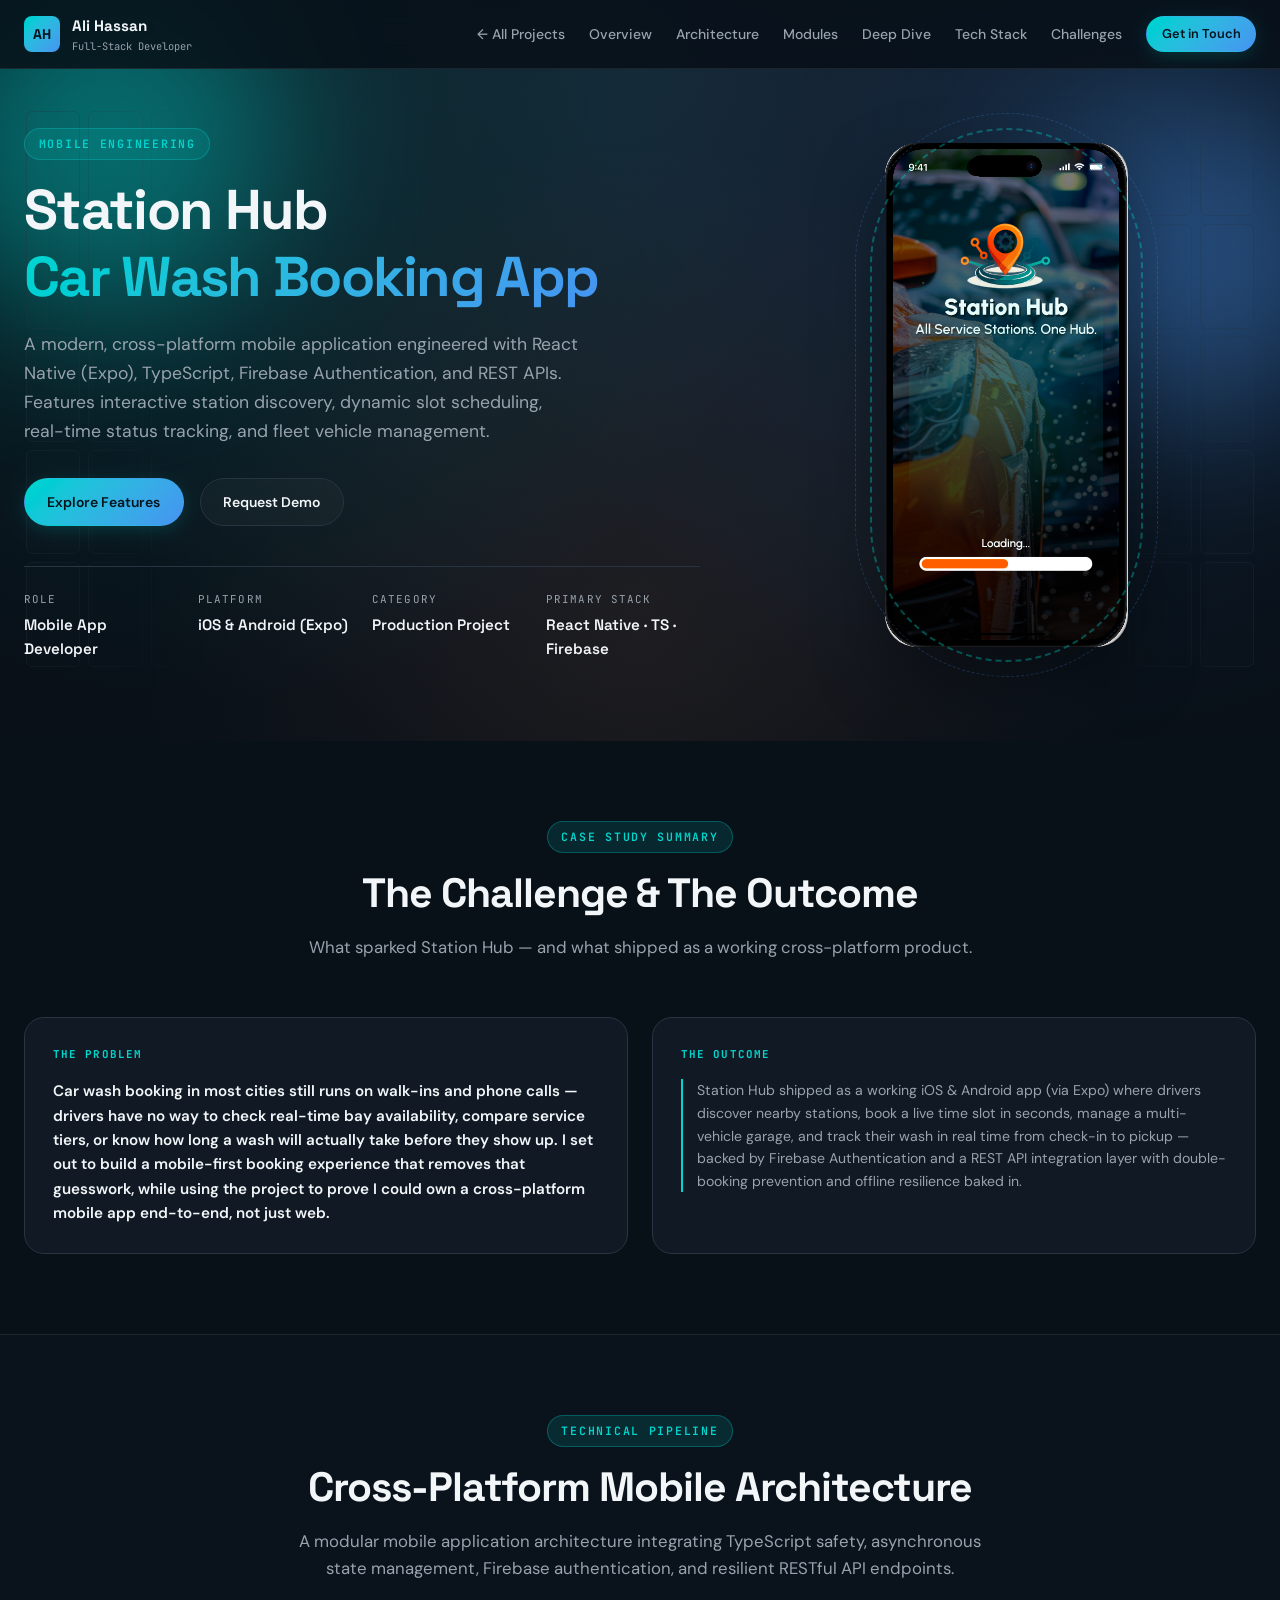
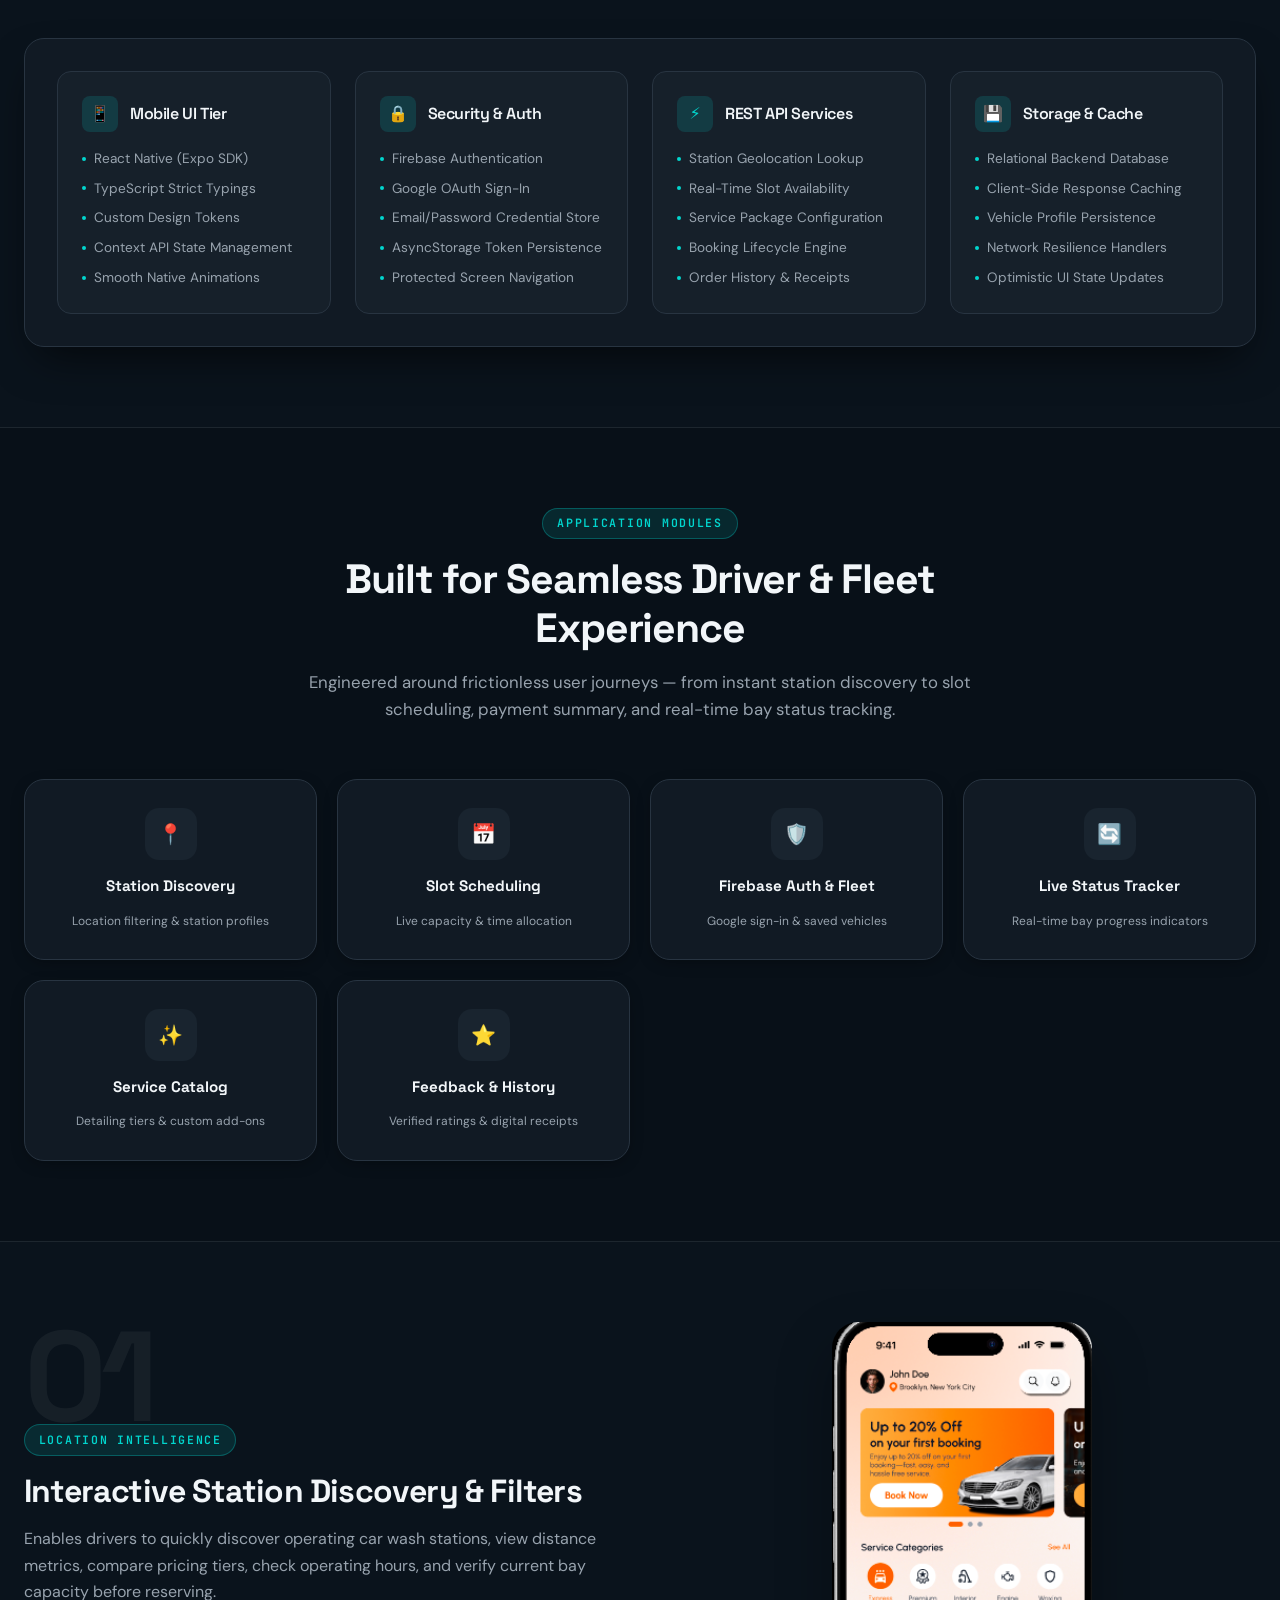
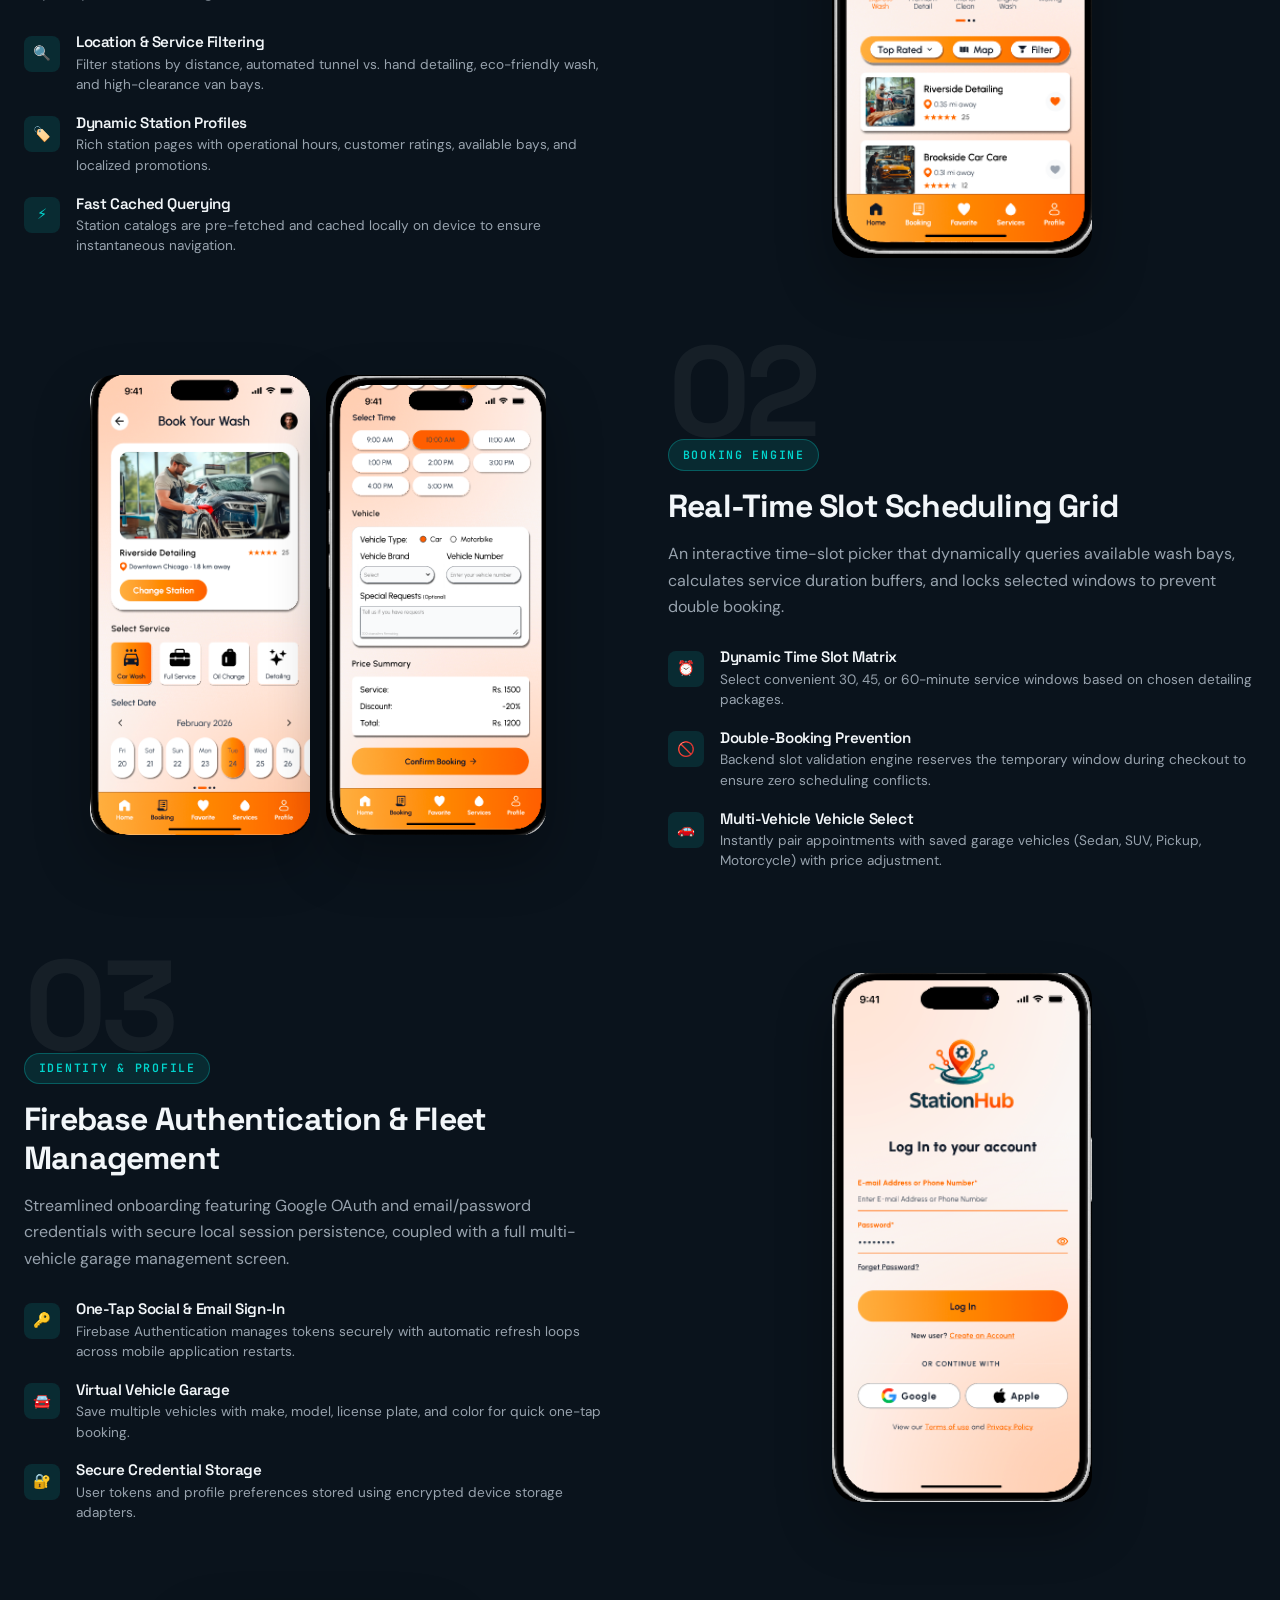
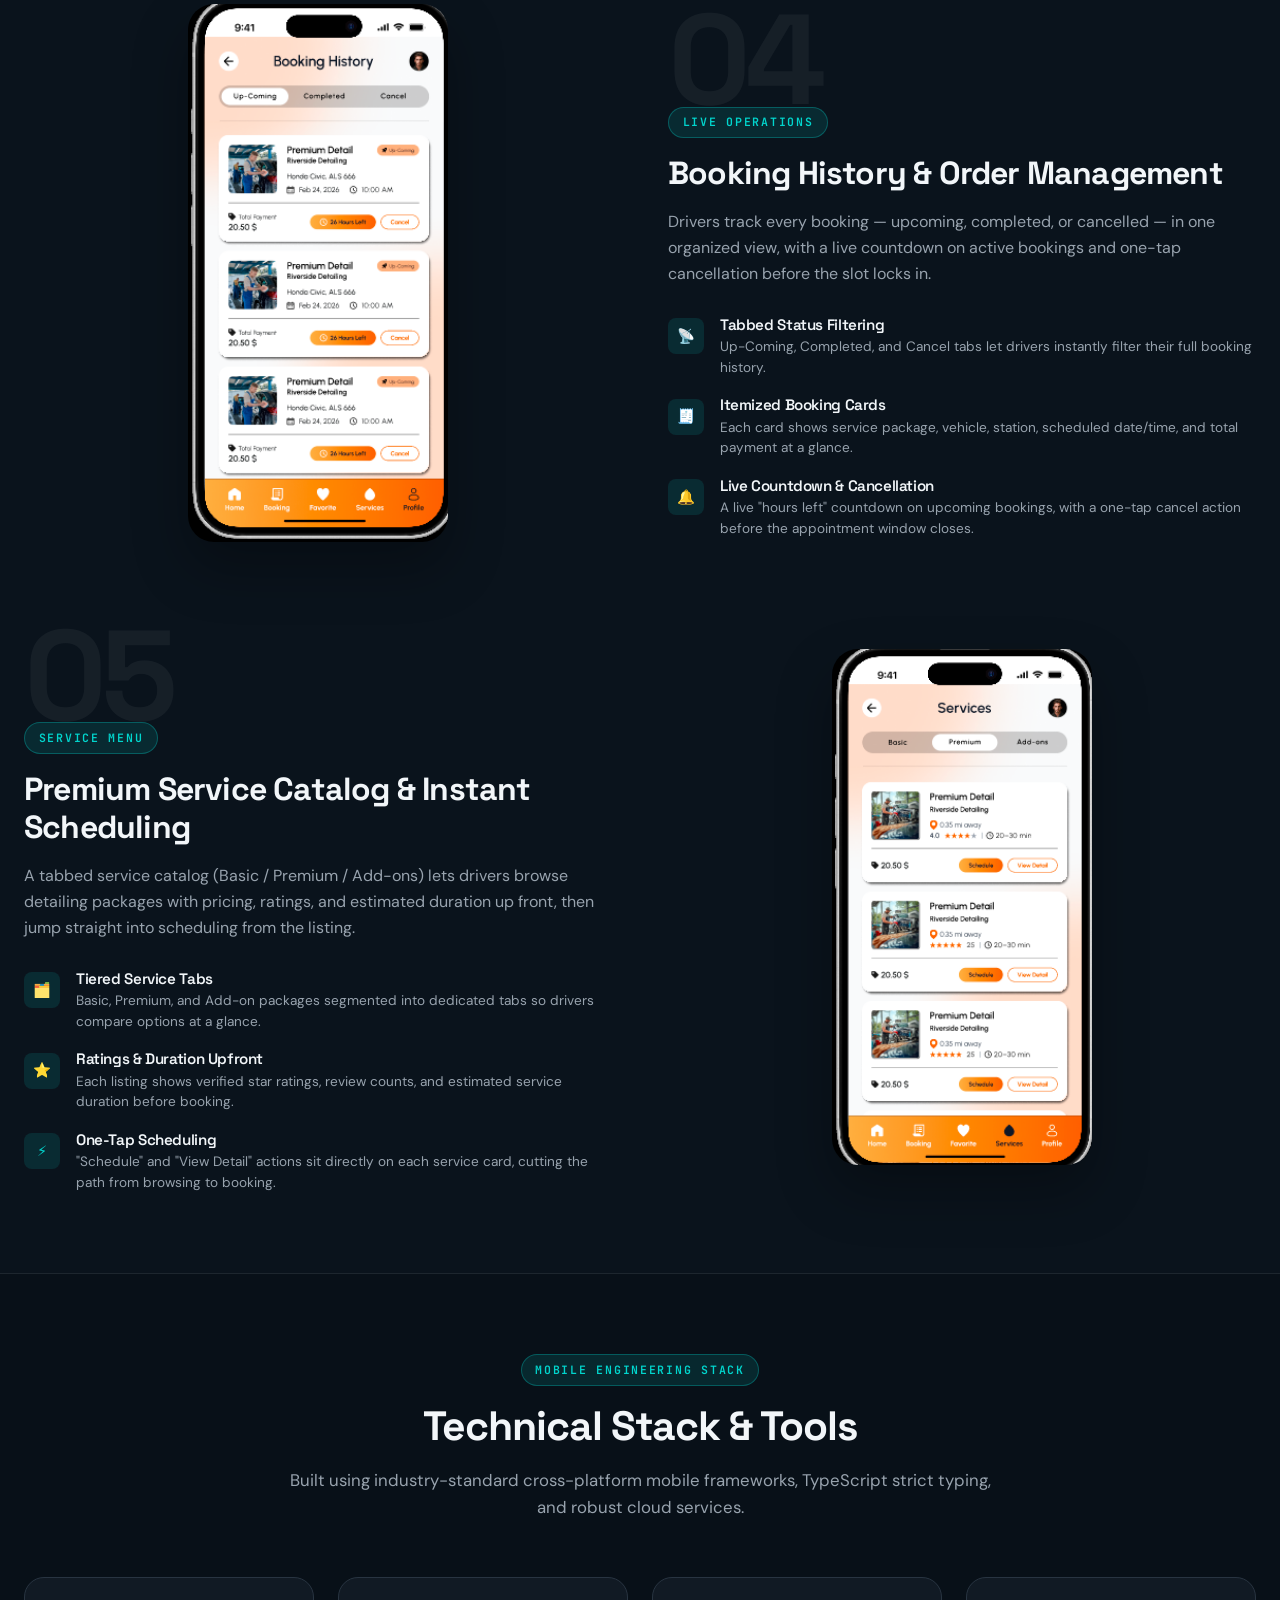
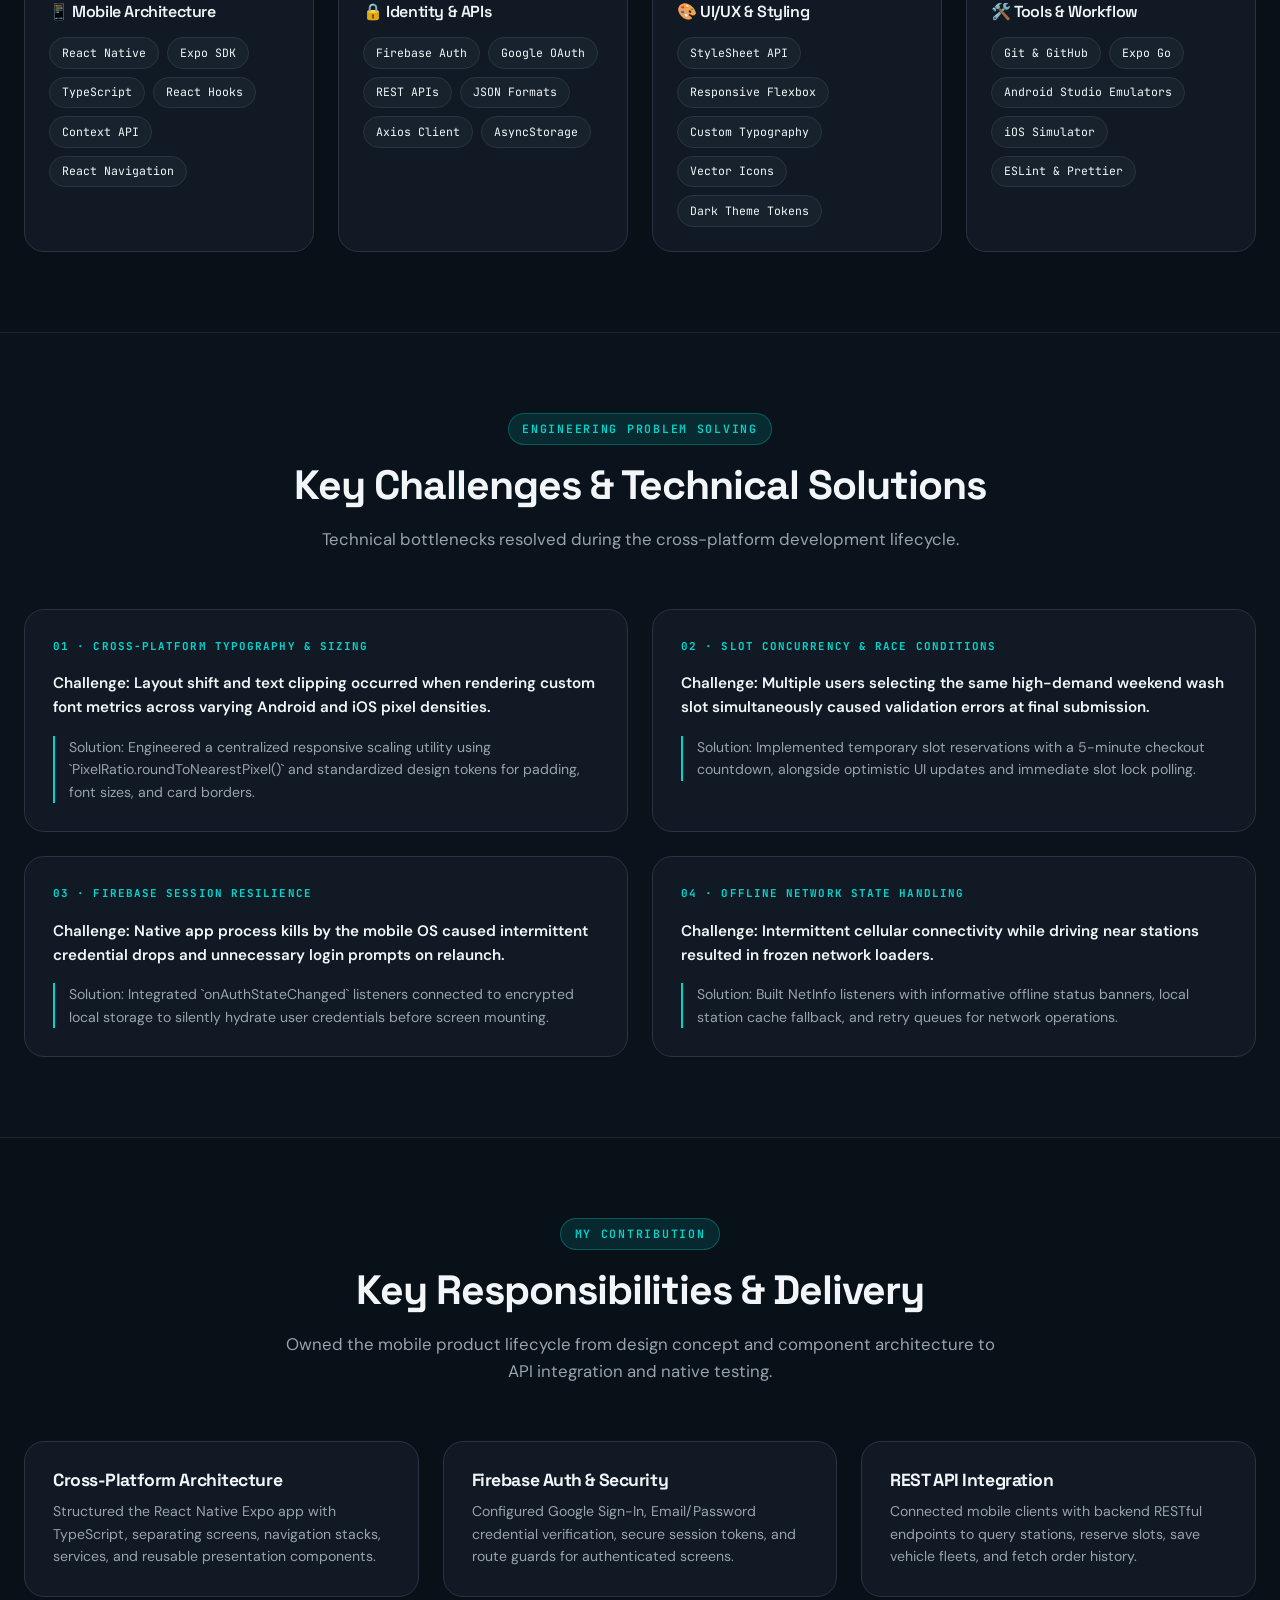
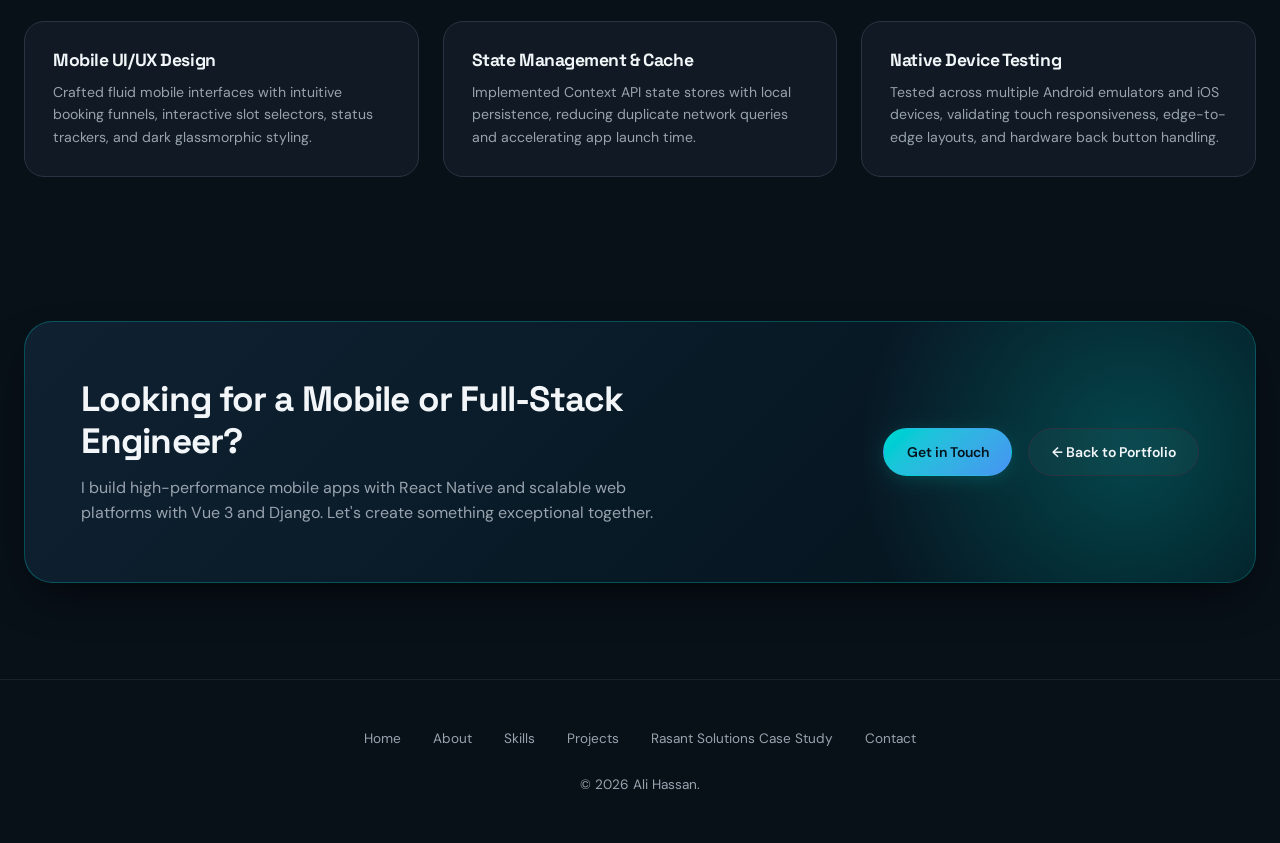
<file: station-hub.html>
<!DOCTYPE html>
<html lang="en">
<head>
  <meta charset="utf-8" />
  <meta name="viewport" content="width=device-width, initial-scale=1" />
  <title>Station Hub — Mobile Car Wash Booking &amp; Fleet Platform | Ali Hassan</title>
  <meta name="description" content="Case study on building the Station Hub cross-platform mobile booking app using React Native, TypeScript, Firebase Authentication, and REST APIs by Ali Hassan." />
  <link rel="canonical" href="https://alihassan.dev/station-hub.html" />

  <!-- Fonts -->
  <link rel="preconnect" href="https://fonts.googleapis.com" />
  <link rel="preconnect" href="https://fonts.gstatic.com" crossorigin />
  <link href="https://fonts.googleapis.com/css2?family=Space+Grotesk:wght@500;600;700;800&family=DM+Sans:wght@400;500;600;700&family=JetBrains+Mono:wght@400;500;600&display=swap" rel="stylesheet" />

  <!-- Design System Stylesheet -->
  <link rel="stylesheet" href="projects.css" />
</head>
<body>

  <!-- ============================== HEADER ============================== -->
  <header class="site-header">
    <div class="container header-inner">
      <a href="index.html#home" class="brand-link">
        <span class="brand-badge">AH</span>
        <div>
          <span class="brand-name">Ali Hassan</span>
          <span class="brand-role">Full-Stack Developer</span>
        </div>
      </a>

      <button class="menu-toggle" type="button" aria-label="Toggle navigation" aria-expanded="false" data-menu-toggle>
  <span class="hamburger-bar"></span>
  <span class="hamburger-bar"></span>
  <span class="hamburger-bar"></span>
</button>

<nav class="nav-desktop" aria-label="Project Navigation" data-mobile-nav>
  <a href="index.html#projects" class="nav-link">← All Projects</a>
  <a href="#challenge-outcome" class="nav-link">Overview</a>
  <a href="#architecture" class="nav-link">Architecture</a>
  <a href="#modules" class="nav-link">Modules</a>
  <a href="#features" class="nav-link">Deep Dive</a>
  <a href="#tech-stack" class="nav-link">Tech Stack</a>
  <a href="#challenges" class="nav-link">Challenges</a>
  <a href="index.html#contact" class="btn btn-primary btn-sm">Get in Touch</a>
</nav>
    </div>
  </header>

  <main>
    <!-- =============================== HERO ============================ -->
    <section class="hero-section" id="overview">
      <!-- Background Mesh and Glowing Orbs -->
      <div class="hero-mesh" aria-hidden="true"></div>
      <div class="glow-orb orb-1" aria-hidden="true"></div>
      <div class="glow-orb orb-2" aria-hidden="true"></div>

      <!-- Decorative Animated Side Grids -->
      <div class="side-grid side-grid-left" aria-hidden="true">
        <div class="grid-matrix">
          <div class="matrix-cell"></div><div class="matrix-cell"></div><div class="matrix-cell"></div>
          <div class="matrix-cell"></div><div class="matrix-cell"></div><div class="matrix-cell"></div>
          <div class="matrix-cell"></div><div class="matrix-cell"></div><div class="matrix-cell"></div>
          <div class="matrix-cell"></div><div class="matrix-cell"></div><div class="matrix-cell"></div>
          <div class="matrix-cell"></div><div class="matrix-cell"></div><div class="matrix-cell"></div>
        </div>
      </div>

      <div class="side-grid side-grid-right" aria-hidden="true">
        <div class="grid-matrix">
          <div class="matrix-cell"></div><div class="matrix-cell"></div><div class="matrix-cell"></div>
          <div class="matrix-cell"></div><div class="matrix-cell"></div><div class="matrix-cell"></div>
          <div class="matrix-cell"></div><div class="matrix-cell"></div><div class="matrix-cell"></div>
          <div class="matrix-cell"></div><div class="matrix-cell"></div><div class="matrix-cell"></div>
          <div class="matrix-cell"></div><div class="matrix-cell"></div><div class="matrix-cell"></div>
        </div>
      </div>

      <div class="container">
        <div class="hero-grid">
          <!-- Hero Text -->
          <div>
            <span class="eyebrow-badge">Mobile Engineering</span>
            <h1 class="hero-title">
              Station Hub <br />
              <span class="text-gradient">Car Wash Booking App</span>
            </h1>
            <p class="hero-desc">
              A modern, cross-platform mobile application engineered with React Native (Expo), TypeScript, Firebase Authentication, and REST APIs. Features interactive station discovery, dynamic slot scheduling, real-time status tracking, and fleet vehicle management.
            </p>

            <div class="hero-actions">
              <a href="#features" class="btn btn-primary">Explore Features</a>
              <a href="index.html#contact" class="btn btn-outline">Request Demo</a>
            </div>

            <!-- Metadata List -->
            <dl class="hero-metadata">
              <div class="meta-item">
                <dt>Role</dt>
                <dd>Mobile App Developer</dd>
              </div>
              <div class="meta-item">
                <dt>Platform</dt>
                <dd>iOS &amp; Android (Expo)</dd>
              </div>
              <div class="meta-item">
                <dt>Category</dt>
                <dd>Production Project</dd>
              </div>
              <div class="meta-item">
                <dt>Primary Stack</dt>
                <dd>React Native · TS · Firebase</dd>
              </div>
            </dl>
          </div>

          <!-- Hero Visual: Multi-ring Glowing Mobile Device Preview -->
          <div class="hero-visual-wrapper">
            <div class="visual-rings-container">
              <div class="ring-inner"></div>
              <div class="ring-outer"></div>
              <div class="ring-glow"></div>

              <img
                src="./assests/screenshots/splash-screen.png"
                alt="Station Hub app splash screen with logo and loading indicator"
                style="max-width:280px; width:100%; display:block; border-radius:32px; box-shadow:0 30px 70px rgba(0,0,0,0.4);"
              />
            </div>
          </div>
        </div>
      </div>
    </section>

    <!-- ==================== THE CHALLENGE & THE OUTCOME ================= -->
    <section class="section" id="challenge-outcome">
      <div class="container">
        <div class="section-header">
          <span class="eyebrow-badge">Case Study Summary</span>
          <h2 class="section-title">The Challenge &amp; The Outcome</h2>
          <p class="section-desc">
            What sparked Station Hub — and what shipped as a working cross-platform product.
          </p>
        </div>

        <div class="challenge-solution-grid">
          <div class="cs-card">
            <span class="cs-tag">The Problem</span>
            <p class="cs-problem">
              Car wash booking in most cities still runs on walk-ins and phone calls — drivers have no way to check real-time bay availability, compare service tiers, or know how long a wash will actually take before they show up. I set out to build a mobile-first booking experience that removes that guesswork, while using the project to prove I could own a cross-platform mobile app end-to-end, not just web.
            </p>
          </div>

          <div class="cs-card">
            <span class="cs-tag">The Outcome</span>
            <p class="cs-solution">
              Station Hub shipped as a working iOS &amp; Android app (via Expo) where drivers discover nearby stations, book a live time slot in seconds, manage a multi-vehicle garage, and track their wash in real time from check-in to pickup — backed by Firebase Authentication and a REST API integration layer with double-booking prevention and offline resilience baked in.
            </p>
          </div>
        </div>
      </div>
    </section>

    <!-- ==================== PLATFORM ARCHITECTURE ====================== -->
    <section class="section section-alt" id="architecture">
      <div class="container">
        <div class="section-header">
          <span class="eyebrow-badge">Technical Pipeline</span>
          <h2 class="section-title">Cross-Platform Mobile Architecture</h2>
          <p class="section-desc">
            A modular mobile application architecture integrating TypeScript safety, asynchronous state management, Firebase authentication, and resilient RESTful API endpoints.
          </p>
        </div>

        <div class="arch-diagram-card">
          <div class="arch-flow-grid">
            <!-- Mobile Client Layer -->
            <div class="arch-node">
              <div class="arch-node-header">
                <div class="arch-icon">📱</div>
                <h3 class="arch-node-title">Mobile UI Tier</h3>
              </div>
              <ul class="arch-node-list">
                <li>React Native (Expo SDK)</li>
                <li>TypeScript Strict Typings</li>
                <li>Custom Design Tokens</li>
                <li>Context API State Management</li>
                <li>Smooth Native Animations</li>
              </ul>
            </div>

            <!-- Authentication Layer -->
            <div class="arch-node">
              <div class="arch-node-header">
                <div class="arch-icon">🔒</div>
                <h3 class="arch-node-title">Security &amp; Auth</h3>
              </div>
              <ul class="arch-node-list">
                <li>Firebase Authentication</li>
                <li>Google OAuth Sign-In</li>
                <li>Email/Password Credential Store</li>
                <li>AsyncStorage Token Persistence</li>
                <li>Protected Screen Navigation</li>
              </ul>
            </div>

            <!-- API & Logic Layer -->
            <div class="arch-node">
              <div class="arch-node-header">
                <div class="arch-icon">⚡</div>
                <h3 class="arch-node-title">REST API Services</h3>
              </div>
              <ul class="arch-node-list">
                <li>Station Geolocation Lookup</li>
                <li>Real-Time Slot Availability</li>
                <li>Service Package Configuration</li>
                <li>Booking Lifecycle Engine</li>
                <li>Order History &amp; Receipts</li>
              </ul>
            </div>

            <!-- Data & Offline Layer -->
            <div class="arch-node">
              <div class="arch-node-header">
                <div class="arch-icon">💾</div>
                <h3 class="arch-node-title">Storage &amp; Cache</h3>
              </div>
              <ul class="arch-node-list">
                <li>Relational Backend Database</li>
                <li>Client-Side Response Caching</li>
                <li>Vehicle Profile Persistence</li>
                <li>Network Resilience Handlers</li>
                <li>Optimistic UI State Updates</li>
              </ul>
            </div>
          </div>
        </div>
      </div>
    </section>

    <!-- ======================= CORE MODULES GRID ======================= -->
    <section class="section" id="modules">
      <div class="container">
        <div class="section-header">
          <span class="eyebrow-badge">Application Modules</span>
          <h2 class="section-title">Built for Seamless Driver &amp; Fleet Experience</h2>
          <p class="section-desc">
            Engineered around frictionless user journeys — from instant station discovery to slot scheduling, payment summary, and real-time bay status tracking.
          </p>
        </div>

        <div class="modules-grid">
          <a href="#feature-discovery" class="module-card">
            <div class="module-icon-box">📍</div>
            <div class="module-name">Station Discovery</div>
            <div class="module-sub">Location filtering &amp; station profiles</div>
          </a>

          <a href="#feature-scheduler" class="module-card">
            <div class="module-icon-box">📅</div>
            <div class="module-name">Slot Scheduling</div>
            <div class="module-sub">Live capacity &amp; time allocation</div>
          </a>

          <a href="#feature-auth" class="module-card">
            <div class="module-icon-box">🛡️</div>
            <div class="module-name">Firebase Auth &amp; Fleet</div>
            <div class="module-sub">Google sign-in &amp; saved vehicles</div>
          </a>

          <a href="#feature-tracking" class="module-card">
            <div class="module-icon-box">🔄</div>
            <div class="module-name">Live Status Tracker</div>
            <div class="module-sub">Real-time bay progress indicators</div>
          </a>

          <a href="#feature-services" class="module-card">
            <div class="module-icon-box">✨</div>
            <div class="module-name">Service Catalog</div>
            <div class="module-sub">Detailing tiers &amp; custom add-ons</div>
          </a>

          <a href="#feature-reviews" class="module-card">
            <div class="module-icon-box">⭐</div>
            <div class="module-name">Feedback &amp; History</div>
            <div class="module-sub">Verified ratings &amp; digital receipts</div>
          </a>
        </div>
      </div>
    </section>

    <!-- ================= DEEP DIVE FEATURE SHOWCASES =================== -->
    <section class="section section-alt" id="features">
      <div class="container">

        <!-- 01 — Station Discovery -->
        <div class="feature-showcase-row" id="feature-discovery">
          <div class="feature-content">
            <span class="section-number">01</span>
            <span class="eyebrow-badge">Location Intelligence</span>
            <h2 class="feature-heading">Interactive Station Discovery &amp; Filters</h2>
            <p class="feature-desc">
              Enables drivers to quickly discover operating car wash stations, view distance metrics, compare pricing tiers, check operating hours, and verify current bay capacity before reserving.
            </p>
            <ul class="feature-points-list">
              <li class="feature-point-item">
                <div class="point-icon-tile">🔍</div>
                <div>
                  <h3 class="point-title">Location &amp; Service Filtering</h3>
                  <p class="point-desc">Filter stations by distance, automated tunnel vs. hand detailing, eco-friendly wash, and high-clearance van bays.</p>
                </div>
              </li>
              <li class="feature-point-item">
                <div class="point-icon-tile">🏷️</div>
                <div>
                  <h3 class="point-title">Dynamic Station Profiles</h3>
                  <p class="point-desc">Rich station pages with operational hours, customer ratings, available bays, and localized promotions.</p>
                </div>
              </li>
              <li class="feature-point-item">
                <div class="point-icon-tile">⚡</div>
                <div>
                  <h3 class="point-title">Fast Cached Querying</h3>
                  <p class="point-desc">Station catalogs are pre-fetched and cached locally on device to ensure instantaneous navigation.</p>
                </div>
              </li>
            </ul>
          </div>

          <div style="display:flex; justify-content:center;">
            <img
              src="./assests/screenshots/home-discovery.png"
              alt="Station Hub home screen showing nearby stations, category filters, and a promotional offer"
              style="max-width:260px; width:100%; border-radius:26px; box-shadow:0 25px 55px rgba(0,0,0,0.3);"
            />
          </div>
        </div>

        <!-- 02 — Slot Scheduling -->
        <div class="feature-showcase-row row-reverse" id="feature-scheduler">
          <div class="feature-content">
            <span class="section-number">02</span>
            <span class="eyebrow-badge">Booking Engine</span>
            <h2 class="feature-heading">Real-Time Slot Scheduling Grid</h2>
            <p class="feature-desc">
              An interactive time-slot picker that dynamically queries available wash bays, calculates service duration buffers, and locks selected windows to prevent double booking.
            </p>
            <ul class="feature-points-list">
              <li class="feature-point-item">
                <div class="point-icon-tile">⏰</div>
                <div>
                  <h3 class="point-title">Dynamic Time Slot Matrix</h3>
                  <p class="point-desc">Select convenient 30, 45, or 60-minute service windows based on chosen detailing packages.</p>
                </div>
              </li>
              <li class="feature-point-item">
                <div class="point-icon-tile">🚫</div>
                <div>
                  <h3 class="point-title">Double-Booking Prevention</h3>
                  <p class="point-desc">Backend slot validation engine reserves the temporary window during checkout to ensure zero scheduling conflicts.</p>
                </div>
              </li>
              <li class="feature-point-item">
                <div class="point-icon-tile">🚗</div>
                <div>
                  <h3 class="point-title">Multi-Vehicle Vehicle Select</h3>
                  <p class="point-desc">Instantly pair appointments with saved garage vehicles (Sedan, SUV, Pickup, Motorcycle) with price adjustment.</p>
                </div>
              </li>
            </ul>
          </div>

          <div style="display:flex; gap:1rem; justify-content:center; flex-wrap:wrap;">
            <img
              src="./assests/screenshots/book-wash-station-date.png"
              alt="Book Your Wash screen — station selected, service type and date picker"
              style="max-width:220px; width:100%; border-radius:24px; box-shadow:0 25px 55px rgba(0,0,0,0.3);"
            />
            <img
              src="./assests/screenshots/book-wash-time-vehicle-price.png"
              alt="Book Your Wash screen — time slot, vehicle details and price summary"
              style="max-width:220px; width:100%; border-radius:24px; box-shadow:0 25px 55px rgba(0,0,0,0.3);"
            />
          </div>
        </div>

        <!-- 03 — Firebase Auth & Fleet Profile -->
        <div class="feature-showcase-row" id="feature-auth">
          <div class="feature-content">
            <span class="section-number">03</span>
            <span class="eyebrow-badge">Identity &amp; Profile</span>
            <h2 class="feature-heading">Firebase Authentication &amp; Fleet Management</h2>
            <p class="feature-desc">
              Streamlined onboarding featuring Google OAuth and email/password credentials with secure local session persistence, coupled with a full multi-vehicle garage management screen.
            </p>
            <ul class="feature-points-list">
              <li class="feature-point-item">
                <div class="point-icon-tile">🔑</div>
                <div>
                  <h3 class="point-title">One-Tap Social &amp; Email Sign-In</h3>
                  <p class="point-desc">Firebase Authentication manages tokens securely with automatic refresh loops across mobile application restarts.</p>
                </div>
              </li>
              <li class="feature-point-item">
                <div class="point-icon-tile">🚘</div>
                <div>
                  <h3 class="point-title">Virtual Vehicle Garage</h3>
                  <p class="point-desc">Save multiple vehicles with make, model, license plate, and color for quick one-tap booking.</p>
                </div>
              </li>
              <li class="feature-point-item">
                <div class="point-icon-tile">🔐</div>
                <div>
                  <h3 class="point-title">Secure Credential Storage</h3>
                  <p class="point-desc">User tokens and profile preferences stored using encrypted device storage adapters.</p>
                </div>
              </li>
            </ul>
          </div>

          <div style="display:flex; justify-content:center;">
            <img
              src="./assests/screenshots/login-screen.png"
              alt="Station Hub login screen with email/password fields and Google &amp; Apple sign-in options"
              style="max-width:260px; width:100%; border-radius:26px; box-shadow:0 25px 55px rgba(0,0,0,0.3);"
            />
          </div>
        </div>

        <!-- 04 — Booking History & Order Management -->
<div class="feature-showcase-row row-reverse" id="feature-tracking">
  <div class="feature-content">
    <span class="section-number">04</span>
    <span class="eyebrow-badge">Live Operations</span>
    <h2 class="feature-heading">Booking History &amp; Order Management</h2>
    <p class="feature-desc">
      Drivers track every booking — upcoming, completed, or cancelled — in one organized view, with a live countdown on active bookings and one-tap cancellation before the slot locks in.
    </p>
    <ul class="feature-points-list">
      <li class="feature-point-item">
        <div class="point-icon-tile">📡</div>
        <div>
          <h3 class="point-title">Tabbed Status Filtering</h3>
          <p class="point-desc">Up-Coming, Completed, and Cancel tabs let drivers instantly filter their full booking history.</p>
        </div>
      </li>
      <li class="feature-point-item">
        <div class="point-icon-tile">🧾</div>
        <div>
          <h3 class="point-title">Itemized Booking Cards</h3>
          <p class="point-desc">Each card shows service package, vehicle, station, scheduled date/time, and total payment at a glance.</p>
        </div>
      </li>
      <li class="feature-point-item">
        <div class="point-icon-tile">🔔</div>
        <div>
          <h3 class="point-title">Live Countdown &amp; Cancellation</h3>
          <p class="point-desc">A live "hours left" countdown on upcoming bookings, with a one-tap cancel action before the appointment window closes.</p>
        </div>
      </li>
    </ul>
  </div>

  <div style="display:flex; justify-content:center;">
    <img
      src="./assests/screenshots/booking-history.png"
      alt="Station Hub booking history screen with Up-Coming, Completed, and Cancel tabs showing itemized bookings"
      style="max-width:260px; width:100%; border-radius:26px; box-shadow:0 25px 55px rgba(0,0,0,0.3);"
    />
  </div>
</div>

        <!-- 05 — Service Catalog -->
        <div class="feature-showcase-row" id="feature-services">
          <div class="feature-content">
            <span class="section-number">05</span>
            <span class="eyebrow-badge">Service Menu</span>
            <h2 class="feature-heading">Premium Service Catalog &amp; Instant Scheduling</h2>
            <p class="feature-desc">
              A tabbed service catalog (Basic / Premium / Add-ons) lets drivers browse detailing packages with pricing, ratings, and estimated duration up front, then jump straight into scheduling from the listing.
            </p>
            <ul class="feature-points-list">
              <li class="feature-point-item">
                <div class="point-icon-tile">🗂️</div>
                <div>
                  <h3 class="point-title">Tiered Service Tabs</h3>
                  <p class="point-desc">Basic, Premium, and Add-on packages segmented into dedicated tabs so drivers compare options at a glance.</p>
                </div>
              </li>
              <li class="feature-point-item">
                <div class="point-icon-tile">⭐</div>
                <div>
                  <h3 class="point-title">Ratings &amp; Duration Upfront</h3>
                  <p class="point-desc">Each listing shows verified star ratings, review counts, and estimated service duration before booking.</p>
                </div>
              </li>
              <li class="feature-point-item">
                <div class="point-icon-tile">⚡</div>
                <div>
                  <h3 class="point-title">One-Tap Scheduling</h3>
                  <p class="point-desc">"Schedule" and "View Detail" actions sit directly on each service card, cutting the path from browsing to booking.</p>
                </div>
              </li>
            </ul>
          </div>

          <div style="display:flex; justify-content:center;">
            <img
              src="./assests/screenshots/services-premium-detail.png"
              alt="Station Hub services screen showing Premium Detail packages with ratings, duration, and pricing"
              style="max-width:260px; width:100%; border-radius:26px; box-shadow:0 25px 55px rgba(0,0,0,0.3);"
            />
          </div>
        </div>

      </div>
    </section>

    <!-- ===================== TECHNOLOGY STACK ========================== -->
    <section class="section" id="tech-stack">
      <div class="container">
        <div class="section-header">
          <span class="eyebrow-badge">Mobile Engineering Stack</span>
          <h2 class="section-title">Technical Stack &amp; Tools</h2>
          <p class="section-desc">
            Built using industry-standard cross-platform mobile frameworks, TypeScript strict typing, and robust cloud services.
          </p>
        </div>

        <div class="tech-stack-container">
          <div class="tech-group-card">
            <h3 class="tech-group-title">📱 Mobile Architecture</h3>
            <div class="tech-badge-wrap">
              <span class="tech-badge">React Native</span>
              <span class="tech-badge">Expo SDK</span>
              <span class="tech-badge">TypeScript</span>
              <span class="tech-badge">React Hooks</span>
              <span class="tech-badge">Context API</span>
              <span class="tech-badge">React Navigation</span>
            </div>
          </div>

          <div class="tech-group-card">
            <h3 class="tech-group-title">🔒 Identity &amp; APIs</h3>
            <div class="tech-badge-wrap">
              <span class="tech-badge">Firebase Auth</span>
              <span class="tech-badge">Google OAuth</span>
              <span class="tech-badge">REST APIs</span>
              <span class="tech-badge">JSON Formats</span>
              <span class="tech-badge">Axios Client</span>
              <span class="tech-badge">AsyncStorage</span>
            </div>
          </div>

          <div class="tech-group-card">
            <h3 class="tech-group-title">🎨 UI/UX &amp; Styling</h3>
            <div class="tech-badge-wrap">
              <span class="tech-badge">StyleSheet API</span>
              <span class="tech-badge">Responsive Flexbox</span>
              <span class="tech-badge">Custom Typography</span>
              <span class="tech-badge">Vector Icons</span>
              <span class="tech-badge">Dark Theme Tokens</span>
            </div>
          </div>

          <div class="tech-group-card">
            <h3 class="tech-group-title">🛠️ Tools &amp; Workflow</h3>
            <div class="tech-badge-wrap">
              <span class="tech-badge">Git &amp; GitHub</span>
              <span class="tech-badge">Expo Go</span>
              <span class="tech-badge">Android Studio Emulators</span>
              <span class="tech-badge">iOS Simulator</span>
              <span class="tech-badge">ESLint &amp; Prettier</span>
            </div>
          </div>
        </div>
      </div>
    </section>

    <!-- ================== CHALLENGES & SOLUTIONS ======================= -->
    <section class="section section-alt" id="challenges">
      <div class="container">
        <div class="section-header">
          <span class="eyebrow-badge">Engineering Problem Solving</span>
          <h2 class="section-title">Key Challenges &amp; Technical Solutions</h2>
          <p class="section-desc">
            Technical bottlenecks resolved during the cross-platform development lifecycle.
          </p>
        </div>

        <div class="challenge-solution-grid">
          <div class="cs-card">
            <span class="cs-tag">01 · Cross-Platform Typography &amp; Sizing</span>
            <p class="cs-problem">Challenge: Layout shift and text clipping occurred when rendering custom font metrics across varying Android and iOS pixel densities.</p>
            <p class="cs-solution">Solution: Engineered a centralized responsive scaling utility using `PixelRatio.roundToNearestPixel()` and standardized design tokens for padding, font sizes, and card borders.</p>
          </div>

          <div class="cs-card">
            <span class="cs-tag">02 · Slot Concurrency &amp; Race Conditions</span>
            <p class="cs-problem">Challenge: Multiple users selecting the same high-demand weekend wash slot simultaneously caused validation errors at final submission.</p>
            <p class="cs-solution">Solution: Implemented temporary slot reservations with a 5-minute checkout countdown, alongside optimistic UI updates and immediate slot lock polling.</p>
          </div>

          <div class="cs-card">
            <span class="cs-tag">03 · Firebase Session Resilience</span>
            <p class="cs-problem">Challenge: Native app process kills by the mobile OS caused intermittent credential drops and unnecessary login prompts on relaunch.</p>
            <p class="cs-solution">Solution: Integrated `onAuthStateChanged` listeners connected to encrypted local storage to silently hydrate user credentials before screen mounting.</p>
          </div>

          <div class="cs-card">
            <span class="cs-tag">04 · Offline Network State Handling</span>
            <p class="cs-problem">Challenge: Intermittent cellular connectivity while driving near stations resulted in frozen network loaders.</p>
            <p class="cs-solution">Solution: Built NetInfo listeners with informative offline status banners, local station cache fallback, and retry queues for network operations.</p>
          </div>
        </div>
      </div>
    </section>

    <!-- ================== DEVELOPER RESPONSIBILITIES =================== -->
    <section class="section">
      <div class="container">
        <div class="section-header">
          <span class="eyebrow-badge">My Contribution</span>
          <h2 class="section-title">Key Responsibilities &amp; Delivery</h2>
          <p class="section-desc">
            Owned the mobile product lifecycle from design concept and component architecture to API integration and native testing.
          </p>
        </div>

        <div class="benefits-grid">
          <div class="benefit-card">
            <h3 class="benefit-title">Cross-Platform Architecture</h3>
            <p class="benefit-desc">Structured the React Native Expo app with TypeScript, separating screens, navigation stacks, services, and reusable presentation components.</p>
          </div>

          <div class="benefit-card">
            <h3 class="benefit-title">Firebase Auth &amp; Security</h3>
            <p class="benefit-desc">Configured Google Sign-In, Email/Password credential verification, secure session tokens, and route guards for authenticated screens.</p>
          </div>

          <div class="benefit-card">
            <h3 class="benefit-title">REST API Integration</h3>
            <p class="benefit-desc">Connected mobile clients with backend RESTful endpoints to query stations, reserve slots, save vehicle fleets, and fetch order history.</p>
          </div>

          <div class="benefit-card">
            <h3 class="benefit-title">Mobile UI/UX Design</h3>
            <p class="benefit-desc">Crafted fluid mobile interfaces with intuitive booking funnels, interactive slot selectors, status trackers, and dark glassmorphic styling.</p>
          </div>

          <div class="benefit-card">
            <h3 class="benefit-title">State Management &amp; Cache</h3>
            <p class="benefit-desc">Implemented Context API state stores with local persistence, reducing duplicate network queries and accelerating app launch time.</p>
          </div>

          <div class="benefit-card">
            <h3 class="benefit-title">Native Device Testing</h3>
            <p class="benefit-desc">Tested across multiple Android emulators and iOS devices, validating touch responsiveness, edge-to-edge layouts, and hardware back button handling.</p>
          </div>
        </div>
      </div>
    </section>

    <!-- ============================= CTA =============================== -->
    <section class="cta-section">
      <div class="container">
        <div class="cta-banner">
          <div class="cta-text-content">
            <h2 class="cta-title">Looking for a Mobile or Full-Stack Engineer?</h2>
            <p class="cta-desc">
              I build high-performance mobile apps with React Native and scalable web platforms with Vue 3 and Django. Let's create something exceptional together.
            </p>
          </div>
          <div class="cta-buttons">
            <a href="index.html#contact" class="btn btn-primary">Get in Touch</a>
            <a href="index.html#projects" class="btn btn-outline">← Back to Portfolio</a>
          </div>
        </div>
      </div>
    </section>
  </main>

  <!-- ============================= FOOTER ============================ -->
  <footer class="site-footer">
    <div class="container">
      <div class="footer-links">
        <a href="index.html#home" class="footer-link">Home</a>
        <a href="index.html#about" class="footer-link">About</a>
        <a href="index.html#skills" class="footer-link">Skills</a>
        <a href="index.html#projects" class="footer-link">Projects</a>
        <a href="rasant-solutions.html" class="footer-link">Rasant Solutions Case Study</a>
        <a href="index.html#contact" class="footer-link">Contact</a>
      </div>
      <p>© 2026 Ali Hassan.</p>
    </div>
  </footer>
<script>
  var toggle = document.querySelector('[data-menu-toggle]');
  var nav = document.querySelector('[data-mobile-nav]');
  if (toggle && nav) {
    toggle.addEventListener('click', function () {
      var open = nav.classList.toggle('is-open');
      toggle.classList.toggle('is-open', open);
      toggle.setAttribute('aria-expanded', open);
    });
    nav.querySelectorAll('a').forEach(function (link) {
      link.addEventListener('click', function () {
        nav.classList.remove('is-open');
        toggle.classList.remove('is-open');
        toggle.setAttribute('aria-expanded', 'false');
      });
    });
  }
</script>
</body>
</html>
</file>
<file: projects.css>
/* ==========================================================================
   Ali Hassan — Project Case Studies Design System (projects.css)
   Pure CSS3, zero external frameworks, responsive, modern, dark-glass theme.
   ========================================================================== */

:root {
  --radius-sm: 0.5rem;
  --radius-md: 0.875rem;
  --radius-lg: 1.25rem;
  --radius-xl: 1.75rem;

  /* Color Tokens */
  --bg: oklch(0.17 0.021 250);
  --bg-subtle: oklch(0.19 0.022 250);
  --fg: oklch(0.97 0.006 240);
  --surface: oklch(0.215 0.023 250);
  --surface-2: oklch(0.26 0.026 250);
  --surface-white: rgba(255, 255, 255, 0.03);
  --border: oklch(0.32 0.028 250);
  --border-subtle: rgba(255, 255, 255, 0.08);
  --border-focus: oklch(0.79 0.14 190 / 0.5);

  --primary: oklch(0.79 0.14 190);
  --primary-fg: oklch(0.18 0.03 235);
  --primary-glow: oklch(0.79 0.14 190 / 0.25);

  --accent: oklch(0.66 0.16 255);
  --accent-glow: oklch(0.66 0.16 255 / 0.25);
  --accent-warm: oklch(0.75 0.15 45);

  --muted: oklch(0.71 0.021 250);
  --muted-dark: oklch(0.5 0.02 250);

  /* Gradients */
  --grad-primary: linear-gradient(135deg, var(--primary), var(--accent));
  --grad-surface: linear-gradient(160deg, oklch(0.235 0.024 250), oklch(0.185 0.022 250));
  --grad-card: linear-gradient(145deg, rgba(255, 255, 255, 0.05) 0%, rgba(255, 255, 255, 0.01) 100%);
  --grad-hero-overlay: radial-gradient(circle at 50% 20%, rgba(45, 212, 191, 0.12) 0%, transparent 60%);

  /* Shadows */
  --shadow-sm: 0 4px 16px -4px rgba(0, 0, 0, 0.4);
  --shadow-card: 0 20px 45px -15px rgba(0, 0, 0, 0.7);
  --shadow-glow: 0 0 50px -10px var(--primary-glow);
  --shadow-glow-accent: 0 0 50px -10px var(--accent-glow);

  /* Typography */
  --font-display: "Space Grotesk", system-ui, sans-serif;
  --font-sans: "DM Sans", system-ui, sans-serif;
  --font-mono: "JetBrains Mono", monospace;
}

/* ------------------------------- Base ----------------------------------- */
*, *::before, *::after {
  box-sizing: border-box;
  margin: 0;
  padding: 0;
}

html {
  scroll-behavior: smooth;
  scroll-padding-top: 5rem;
  background-color: var(--bg);
  color: var(--fg);
  font-family: var(--font-sans);
  -webkit-font-smoothing: antialiased;
}

body {
  min-height: 100vh;
  overflow-x: hidden;
  line-height: 1.6;
}

a {
  color: inherit;
  text-decoration: none;
}

h1, h2, h3, h4, h5, h6 {
  font-family: var(--font-display);
  letter-spacing: -0.025em;
  line-height: 1.2;
}

p {
  color: var(--muted);
}

/* ---------------------------- Container --------------------------------- */
.container {
  width: 100%;
  max-width: 1329px;
  margin-left: auto;
  margin-right: auto;
  padding-left: 1.5rem;
  padding-right: 1.5rem;
}

.container-wide {
  max-width: 1280px;
}

.container-narrow {
  max-width: 840px;
}

/* --------------------------- Typography -------------------------------- */
.text-gradient {
  background: var(--grad-primary);
  -webkit-background-clip: text;
  background-clip: text;
  color: transparent;
}

.eyebrow-badge {
  display: inline-flex;
  align-items: center;
  gap: 0.5rem;
  font-family: var(--font-mono);
  font-size: 0.72rem;
  letter-spacing: 0.15em;
  text-transform: uppercase;
  font-weight: 600;
  color: var(--primary);
  background: color-mix(in oklab, var(--primary) 12%, transparent);
  border: 1px solid color-mix(in oklab, var(--primary) 30%, transparent);
  padding: 0.35rem 0.85rem;
  border-radius: 9999px;
  margin-bottom: 1rem;
}

.section-number {
  display: block;
  font-family: var(--font-display);
  font-size: clamp(4.5rem, 10vw, 8.5rem);
  font-weight: 800;
  line-height: 0.85;
  letter-spacing: -0.05em;
  color: rgba(255, 255, 255, 0.05);
  user-select: none;
  pointer-events: none;
  margin-bottom: -0.5rem;
}

/* ----------------------------- Header ----------------------------------- */
.site-header {
  position: fixed;
  top: 0;
  left: 0;
  right: 0;
  z-index: 100;
  background: color-mix(in oklab, var(--bg) 85%, transparent);
  backdrop-filter: blur(20px);
  -webkit-backdrop-filter: blur(20px);
  border-bottom: 1px solid var(--border-subtle);
  transition: all 0.3s ease;
}

.header-inner {
  display: flex;
  align-items: center;
  justify-content: space-between;
  height: 4.25rem;
}

.brand-link {
  display: flex;
  align-items: center;
  gap: 0.75rem;
}

.brand-badge {
  width: 2.25rem;
  height: 2.25rem;
  display: grid;
  place-items: center;
  background: var(--grad-primary);
  color: var(--primary-fg);
  font-family: var(--font-display);
  font-weight: 700;
  font-size: 0.875rem;
  border-radius: var(--radius-sm);
}

.brand-name {
  font-family: var(--font-display);
  font-size: 0.95rem;
  font-weight: 700;
  display: block;
}

.brand-role {
  font-family: var(--font-mono);
  font-size: 0.65rem;
  color: var(--muted);
  display: block;
}

.nav-desktop {
  display: flex;
  align-items: center;
  gap: 1.5rem;
}

.nav-link {
  font-size: 0.875rem;
  font-weight: 500;
  color: var(--muted);
  transition: color 0.2s ease;
}

.nav-link:hover {
  color: var(--fg);
}

/* ----------------------------- Buttons ---------------------------------- */
.btn {
  display: inline-flex;
  align-items: center;
  justify-content: center;
  gap: 0.5rem;
  border-radius: 9999px;
  font-size: 0.875rem;
  font-weight: 600;
  padding: 0.75rem 1.4rem;
  cursor: pointer;
  transition: all 0.25s ease;
  border: 1px solid transparent;
  white-space: nowrap;
}

.btn-primary {
  background: var(--grad-primary);
  color: var(--primary-fg);
  box-shadow: 0 4px 20px -4px var(--primary-glow);
  position: relative;
  overflow: hidden;
}

.btn-primary::after {
  content: "";
  position: absolute;
  top: 0;
  left: 0;
  width: 40%;
  height: 100%;
  background: linear-gradient(90deg, transparent, rgba(255, 255, 255, 0.4), transparent);
  transform: translateX(-150%) skewX(-20deg);
  animation: shineLoop 3.5s ease-in-out infinite;
}

.btn-primary:hover {
  transform: translateY(-2px);
  box-shadow: 0 8px 30px -4px var(--primary-glow);
}

.btn-outline {
  background: var(--surface-white);
  border-color: var(--border);
  color: var(--fg);
  backdrop-filter: blur(10px);
}

.btn-outline:hover {
  background: var(--surface-2);
  border-color: color-mix(in oklab, var(--primary) 40%, transparent);
  color: var(--fg);
  transform: translateY(-2px);
}

.btn-sm {
  padding: 0.45rem 0.9rem;
  font-size: 0.8rem;
}

/* --------------------------- Hero Section ------------------------------- */
.hero-section {
  position: relative;
  padding-top: 8rem;
  padding-bottom: 5rem;
  overflow: hidden;
  background: radial-gradient(ellipse at 50% 10%, oklch(0.24 0.03 250) 0%, var(--bg) 75%);
}

.hero-mesh {
  position: absolute;
  inset: -10% -5%;
  pointer-events: none;
  background:
    radial-gradient(circle at 20% 20%, oklch(0.79 0.14 190 / 0.12) 0%, transparent 45%),
    radial-gradient(circle at 80% 25%, oklch(0.66 0.16 255 / 0.12) 0%, transparent 45%),
    radial-gradient(circle at 50% 80%, oklch(0.75 0.15 45 / 0.08) 0%, transparent 50%);
  animation: meshShift 12s ease-in-out infinite alternate;
}

.glow-orb {
  position: absolute;
  border-radius: 9999px;
  filter: blur(80px);
  pointer-events: none;
  opacity: 0.4;
  animation: orbDrift 16s ease-in-out infinite;
}

.orb-1 {
  width: 22rem;
  height: 22rem;
  background: var(--primary);
  top: -2rem;
  left: -5rem;
}

.orb-2 {
  width: 20rem;
  height: 20rem;
  background: var(--accent);
  top: 6rem;
  right: -5rem;
  animation-delay: -6s;
}

/* Decorative side grids */
.side-grid {
  position: absolute;
  top: 15%;
  bottom: 10%;
  width: 180px;
  pointer-events: none;
  opacity: 0.4;
  display: none;
}

@media (min-width: 1024px) {
  .side-grid {
    display: block;
  }
}

.side-grid-left {
  left: 2vw;
  mask-image: linear-gradient(90deg, rgba(0,0,0,0.8), transparent);
  -webkit-mask-image: linear-gradient(90deg, rgba(0,0,0,0.8), transparent);
}

.side-grid-right {
  right: 2vw;
  mask-image: linear-gradient(270deg, rgba(0,0,0,0.8), transparent);
  -webkit-mask-image: linear-gradient(270deg, rgba(0,0,0,0.8), transparent);
}

.grid-matrix {
  display: grid;
  grid-template-columns: repeat(3, 1fr);
  grid-template-rows: repeat(5, 1fr);
  gap: 8px;
  height: 100%;
}

.matrix-cell {
  border: 1px solid var(--border);
  border-radius: 6px;
  background: rgba(255, 255, 255, 0.02);
  animation: cellBreathe 7s ease-in-out infinite;
}

.hero-grid {
  display: grid;
  grid-template-columns: 1fr;
  gap: 3.5rem;
  align-items: center;
  position: relative;
  z-index: 10;
}

@media (min-width: 900px) {
  .hero-grid {
    grid-template-columns: 1.15fr 0.85fr;
  }
}

.hero-title {
  font-size: clamp(2.2rem, 4.5vw, 3.5rem);
  font-weight: 700;
  margin-bottom: 1.25rem;
  letter-spacing: -0.03em;
}

.hero-desc {
  font-size: 1.1rem;
  color: var(--muted);
  line-height: 1.65;
  margin-bottom: 2rem;
  max-width: 35rem;
}

.hero-actions {
  display: flex;
  gap: 1rem;
  flex-wrap: wrap;
  margin-bottom: 2.5rem;
}

/* Metadata Bar */
.hero-metadata {
  display: grid;
  grid-template-columns: repeat(2, 1fr);
  gap: 1.25rem;
  padding-top: 1.5rem;
  border-top: 1px solid var(--border);
}

@media (min-width: 600px) {
  .hero-metadata {
    grid-template-columns: repeat(4, 1fr);
  }
}

.meta-item dt {
  font-family: var(--font-mono);
  font-size: 0.68rem;
  text-transform: uppercase;
  letter-spacing: 0.1em;
  color: var(--muted);
  margin-bottom: 0.25rem;
}

.meta-item dd {
  font-family: var(--font-display);
  font-size: 0.95rem;
  font-weight: 600;
  color: var(--fg);
}

/* Hero Right Circular Visual */
.hero-visual-wrapper {
  position: relative;
  display: flex;
  justify-content: center;
  align-items: center;
}

.visual-rings-container {
  position: relative;
  width: fit-content;
  height: fit-content;
  display: inline-flex;
  align-items: center;
  justify-content: center;
}

.ring-inner {
  position: absolute;
  inset: -15px;
  border-radius: 9999px;
  border: 2px dashed color-mix(in oklab, var(--primary) 35%, transparent);
  animation: ringSpin 30s linear infinite;
}

.ring-outer {
  position: absolute;
  inset: -30px;
  border-radius: 9999px;
  border: 1px dashed color-mix(in oklab, var(--accent) 25%, transparent);
  animation: ringSpin 40s linear infinite reverse;
}

.ring-glow {
  position: absolute;
  inset: 10%;
  border-radius: 9999px;
  background: radial-gradient(circle, var(--primary-glow) 0%, transparent 70%);
  animation: pulseGlow 4s ease-in-out infinite;
}

.visual-mockup-card {
  position: relative;
  z-index: 10;
  width: 92%;
  background: var(--surface);
  border: 1px solid var(--border);
  border-radius: var(--radius-lg);
  padding: 1.25rem;
  box-shadow: var(--shadow-card), 0 0 35px -10px var(--primary-glow);
  backdrop-filter: blur(20px);
}

/* --------------------- Platform Architecture ---------------------------- */
.section {
  padding: 5rem 0;
  position: relative;
}

.section-alt {
  background: color-mix(in oklab, var(--surface) 35%, transparent);
  border-top: 1px solid var(--border-subtle);
  border-bottom: 1px solid var(--border-subtle);
}

.section-header {
  text-align: center;
  max-width: 720px;
  margin: 0 auto 3.5rem auto;
}

.section-title {
  font-size: clamp(1.85rem, 3.2vw, 2.6rem);
  font-weight: 700;
  margin-bottom: 1rem;
}

.section-desc {
  font-size: 1.05rem;
  color: var(--muted);
  line-height: 1.6;
}

/* Architecture Diagram Visual */
.arch-diagram-card {
  background: var(--surface);
  border: 1px solid var(--border);
  border-radius: var(--radius-lg);
  padding: 2rem;
  box-shadow: var(--shadow-card);
  overflow-x: auto;
}

.arch-flow-grid {
  display: grid;
  grid-template-columns: repeat(auto-fit, minmax(220px, 1fr));
  gap: 1.5rem;
  align-items: stretch;
}

.arch-node {
  background: color-mix(in oklab, var(--surface-2) 60%, transparent);
  border: 1px solid var(--border);
  border-radius: var(--radius-md);
  padding: 1.5rem;
  position: relative;
  transition: transform 0.3s ease, border-color 0.3s ease;
}

.arch-node:hover {
  transform: translateY(-4px);
  border-color: color-mix(in oklab, var(--primary) 50%, transparent);
}

.arch-node-header {
  display: flex;
  align-items: center;
  gap: 0.75rem;
  margin-bottom: 1rem;
}

.arch-icon {
  width: 2.25rem;
  height: 2.25rem;
  border-radius: var(--radius-sm);
  display: grid;
  place-items: center;
  background: color-mix(in oklab, var(--primary) 15%, transparent);
  color: var(--primary);
  font-size: 1rem;
}

.arch-node-title {
  font-size: 1rem;
  font-weight: 600;
}

.arch-node-list {
  list-style: none;
  font-size: 0.85rem;
  color: var(--muted);
  display: flex;
  flex-direction: column;
  gap: 0.5rem;
}

.arch-node-list li {
  display: flex;
  align-items: center;
  gap: 0.5rem;
}

.arch-node-list li::before {
  content: "";
  width: 4px;
  height: 4px;
  border-radius: 9999px;
  background: var(--primary);
}

/* ---------------------- Platform Modules Grid --------------------------- */
.modules-grid {
  display: grid;
  grid-template-columns: repeat(auto-fit, minmax(240px, 1fr));
  gap: 1.25rem;
}

.module-card {
  display: flex;
  flex-direction: column;
  align-items: center;
  text-align: center;
  gap: 0.85rem;
  padding: 1.75rem 1.25rem;
  border-radius: var(--radius-lg);
  background: var(--surface);
  border: 1px solid var(--border);
  box-shadow: var(--shadow-sm);
  transition: all 0.3s cubic-bezier(0.16, 1, 0.3, 1);
  color: var(--fg);
}

.module-card:hover {
  transform: translateY(-5px);
  border-color: color-mix(in oklab, var(--primary) 45%, transparent);
  box-shadow: 0 15px 35px -10px var(--primary-glow);
}

.module-icon-box {
  width: 3.25rem;
  height: 3.25rem;
  border-radius: var(--radius-md);
  display: grid;
  place-items: center;
  background: color-mix(in oklab, var(--surface-2) 90%, transparent);
  color: var(--primary);
  font-size: 1.25rem;
  transition: transform 0.3s ease;
}

.module-card:hover .module-icon-box {
  transform: scale(1.1) rotate(-4deg);
}

.module-name {
  font-size: 0.95rem;
  font-weight: 700;
  font-family: var(--font-display);
}

.module-sub {
  font-size: 0.75rem;
  color: var(--muted);
}

/* ----------------- Deep-Dive Feature Showcase Rows ---------------------- */
.feature-showcase-row {
  display: grid;
  grid-template-columns: 1fr;
  gap: 3.5rem;
  align-items: center;
  margin-bottom: 5rem;
}

.feature-showcase-row:last-child {
  margin-bottom: 0;
}

@media (min-width: 960px) {
  .feature-showcase-row {
    grid-template-columns: 1fr 1fr;
  }

  .feature-showcase-row.row-reverse {
    direction: rtl;
  }

  .feature-showcase-row.row-reverse > * {
    direction: ltr;
  }
}

.feature-content {
  position: relative;
  z-index: 2;
}

.feature-heading {
  font-size: clamp(1.6rem, 2.5vw, 2.25rem);
  font-weight: 700;
  margin-bottom: 1rem;
}

.feature-desc {
  font-size: 1rem;
  color: var(--muted);
  line-height: 1.65;
  margin-bottom: 1.75rem;
}

/* Feature Item Bullet List (Sentra style) */
.feature-points-list {
  display: flex;
  flex-direction: column;
  gap: 1.15rem;
  list-style: none;
}

.feature-point-item {
  display: flex;
  align-items: flex-start;
  gap: 1rem;
}

.point-icon-tile {
  width: 2.25rem;
  height: 2.25rem;
  border-radius: var(--radius-sm);
  display: grid;
  place-items: center;
  background: color-mix(in oklab, var(--primary) 12%, transparent);
  color: var(--primary);
  flex-shrink: 0;
  font-size: 0.9rem;
  margin-top: 0.15rem;
}

.point-title {
  font-size: 0.95rem;
  font-weight: 600;
  color: var(--fg);
  margin-bottom: 0.2rem;
}

.point-desc {
  font-size: 0.85rem;
  color: var(--muted);
  line-height: 1.5;
}

/* UI Mockup Frame */
.mockup-frame {
  position: relative;
  background: var(--surface);
  border: 1px solid var(--border);
  border-radius: var(--radius-lg);
  padding: 0.75rem;
  box-shadow: var(--shadow-card);
  overflow: hidden;
}

.mockup-header {
  display: flex;
  align-items: center;
  gap: 0.4rem;
  padding: 0.5rem 0.75rem;
  background: color-mix(in oklab, var(--bg) 60%, transparent);
  border-radius: calc(var(--radius-md) - 2px);
  margin-bottom: 0.75rem;
  border: 1px solid var(--border-subtle);
}

.mockup-dot {
  width: 0.55rem;
  height: 0.55rem;
  border-radius: 9999px;
}

.dot-red { background: #ef4444; }
.dot-yellow { background: #f59e0b; }
.dot-green { background: #10b981; }

.mockup-title-bar {
  font-family: var(--font-mono);
  font-size: 0.68rem;
  color: var(--muted);
  margin-left: 0.5rem;
}

.mockup-body {
  border-radius: var(--radius-md);
  overflow: hidden;
  background: var(--bg-subtle);
  border: 1px solid var(--border-subtle);
  position: relative;
}

/* Technical Code / UI Graphic inside mockup */
.code-preview {
  padding: 1.25rem;
  font-family: var(--font-mono);
  font-size: 0.75rem;
  line-height: 1.6;
  color: var(--muted);
  overflow-x: auto;
}

.ui-visual-container {
  padding: 1.5rem;
  display: flex;
  flex-direction: column;
  gap: 1rem;
}

.metric-pill-row {
  display: flex;
  gap: 0.75rem;
  flex-wrap: wrap;
}

.metric-mini-card {
  flex: 1;
  min-width: 120px;
  background: var(--surface);
  border: 1px solid var(--border);
  border-radius: var(--radius-sm);
  padding: 0.75rem;
}

.metric-mini-val {
  font-family: var(--font-display);
  font-size: 1.25rem;
  font-weight: 700;
  color: var(--fg);
}

.metric-mini-lbl {
  font-family: var(--font-mono);
  font-size: 0.65rem;
  color: var(--muted);
  text-transform: uppercase;
}

/* ----------------------- Technology Badges ------------------------------ */
.tech-stack-container {
  display: grid;
  grid-template-columns: repeat(auto-fit, minmax(260px, 1fr));
  gap: 1.5rem;
}

.tech-group-card {
  background: var(--surface);
  border: 1px solid var(--border);
  border-radius: var(--radius-lg);
  padding: 1.5rem;
}

.tech-group-title {
  font-size: 1rem;
  font-weight: 600;
  margin-bottom: 1rem;
  display: flex;
  align-items: center;
  gap: 0.5rem;
}

.tech-badge-wrap {
  display: flex;
  flex-wrap: wrap;
  gap: 0.5rem;
}

.tech-badge {
  display: inline-flex;
  align-items: center;
  gap: 0.4rem;
  background: color-mix(in oklab, var(--surface-2) 70%, transparent);
  border: 1px solid var(--border);
  padding: 0.35rem 0.75rem;
  border-radius: 9999px;
  font-family: var(--font-mono);
  font-size: 0.72rem;
  color: var(--fg);
  transition: all 0.2s ease;
}

.tech-badge:hover {
  border-color: var(--primary);
  color: var(--primary);
  transform: translateY(-2px);
}

/* ---------------------- Challenges & Solutions -------------------------- */
.challenge-solution-grid {
  display: grid;
  grid-template-columns: 1fr;
  gap: 1.5rem;
}

@media (min-width: 768px) {
  .challenge-solution-grid {
    grid-template-columns: 1fr 1fr;
  }
}

.cs-card {
  background: var(--surface);
  border: 1px solid var(--border);
  border-radius: var(--radius-lg);
  padding: 1.75rem;
  display: flex;
  flex-direction: column;
  gap: 1rem;
  position: relative;
  transition: border-color 0.25s ease;
}

.cs-card:hover {
  border-color: color-mix(in oklab, var(--primary) 40%, transparent);
}

.cs-tag {
  display: inline-block;
  font-family: var(--font-mono);
  font-size: 0.68rem;
  letter-spacing: 0.1em;
  text-transform: uppercase;
  font-weight: 700;
  color: var(--primary);
}

.cs-problem {
  font-size: 0.95rem;
  color: var(--fg);
  font-weight: 600;
}

.cs-solution {
  font-size: 0.88rem;
  color: var(--muted);
  line-height: 1.6;
  border-left: 2px solid var(--primary);
  padding-left: 0.85rem;
}

/* ----------------------- Capabilities / Benefits ------------------------ */
.benefits-grid {
  display: grid;
  grid-template-columns: repeat(auto-fit, minmax(300px, 1fr));
  gap: 1.5rem;
}

.benefit-card {
  background: var(--surface);
  border: 1px solid var(--border);
  border-radius: var(--radius-lg);
  padding: 1.75rem;
  transition: all 0.3s ease;
}

.benefit-card:hover {
  transform: translateY(-4px);
  border-color: color-mix(in oklab, var(--primary) 40%, transparent);
  box-shadow: var(--shadow-glow);
}

.benefit-title {
  font-size: 1.1rem;
  font-weight: 700;
  margin-bottom: 0.6rem;
  color: var(--fg);
}

.benefit-desc {
  font-size: 0.88rem;
  color: var(--muted);
  line-height: 1.6;
}

/* --------------------------- CTA Banner --------------------------------- */
.cta-section {
  padding: 4rem 0 6rem 0;
}

.cta-banner {
  background: linear-gradient(135deg, oklch(0.24 0.04 250) 0%, oklch(0.18 0.03 235) 100%);
  border: 1px solid color-mix(in oklab, var(--primary) 30%, transparent);
  border-radius: var(--radius-xl);
  padding: clamp(2rem, 5vw, 3.5rem);
  display: flex;
  flex-direction: column;
  gap: 2rem;
  box-shadow: var(--shadow-card);
  position: relative;
  overflow: hidden;
}

.cta-banner::before {
  content: "";
  position: absolute;
  top: -50%;
  right: -20%;
  width: 60%;
  height: 200%;
  background: radial-gradient(circle, var(--primary-glow) 0%, transparent 60%);
  pointer-events: none;
}

@media (min-width: 900px) {
  .cta-banner {
    flex-direction: row;
    align-items: center;
    justify-content: space-between;
  }
}

.cta-text-content {
  max-width: 38rem;
  position: relative;
  z-index: 2;
}

.cta-title {
  font-size: clamp(1.6rem, 3vw, 2.2rem);
  font-weight: 700;
  margin-bottom: 0.75rem;
}

.cta-desc {
  font-size: 1rem;
  color: var(--muted);
}

.cta-buttons {
  display: flex;
  gap: 1rem;
  flex-wrap: wrap;
  position: relative;
  z-index: 2;
  flex-shrink: 0;
}

/* ----------------------------- Footer ----------------------------------- */
.site-footer {
  border-top: 1px solid var(--border-subtle);
  padding: 3rem 0;
  text-align: center;
  font-size: 0.85rem;
  color: var(--muted);
  background: var(--bg);
}

.footer-links {
  display: flex;
  justify-content: center;
  gap: 2rem;
  margin-bottom: 1.5rem;
  flex-wrap: wrap;
}

.footer-link {
  color: var(--muted);
  transition: color 0.2s ease;
}

.footer-link:hover {
  color: var(--primary);
}

/* --------------------------- Keyframes ---------------------------------- */
@keyframes meshShift {
  0% { transform: translate(0, 0) scale(1); opacity: 0.8; }
  100% { transform: translate(2%, -1.5%) scale(1.05); opacity: 1; }
}

@keyframes orbDrift {
  0%, 100% { transform: translate(0, 0); }
  50% { transform: translate(25px, -18px); }
}

@keyframes cellBreathe {
  0%, 100% { opacity: 0.25; transform: scale(1); }
  50% { opacity: 0.65; transform: scale(1.02); }
}

@keyframes ringSpin {
  to { transform: rotate(360deg); }
}

@keyframes pulseGlow {
  0%, 100% { opacity: 0.5; transform: scale(0.95); }
  50% { opacity: 0.95; transform: scale(1.05); }
}

@keyframes shineLoop {
  0% { transform: translateX(-150%) skewX(-20deg); }
  35% { transform: translateX(250%) skewX(-20deg); }
  100% { transform: translateX(250%) skewX(-20deg); }
}

@media (max-width: 860px) {
  .header-inner {
    flex-wrap: nowrap;
    gap: 0.75rem;
  }

  .brand-link {
    flex-shrink: 0;
  }

  .brand-name {
    font-size: 0.85rem;
  }

  .brand-role {
    display: none; /* "Full-Stack Developer" chhupa do, jagah bachao */
  }

  .nav-desktop {
    flex-wrap: nowrap;
    overflow-x: auto;
    -webkit-overflow-scrolling: touch;
    scrollbar-width: none;
    justify-content: flex-start;
    gap: 1rem;
    mask-image: linear-gradient(90deg, transparent, black 12px, black 92%, transparent);
    -webkit-mask-image: linear-gradient(90deg, transparent, black 12px, black 92%, transparent);
  }

  .nav-desktop::-webkit-scrollbar {
    display: none;
  }

  .nav-link,
  .btn-sm {
    white-space: nowrap;
  }
}
.menu-toggle {
  display: none;
  flex-direction: column;
  justify-content: center;
  gap: 5px;
  width: 2.5rem;
  height: 2.5rem;
  border-radius: var(--radius-sm);
  border: 1px solid var(--border);
  background: var(--surface-white);
  cursor: pointer;
  flex-shrink: 0;
}

.hamburger-bar {
  width: 1.1rem;
  height: 2px;
  margin: 0 auto;
  background: var(--fg);
  border-radius: 9999px;
  transition: transform 0.3s ease, opacity 0.2s ease;
}

.menu-toggle.is-open .hamburger-bar:nth-child(1) {
  transform: translateY(7px) rotate(45deg);
}
.menu-toggle.is-open .hamburger-bar:nth-child(2) {
  opacity: 0;
}
.menu-toggle.is-open .hamburger-bar:nth-child(3) {
  transform: translateY(-7px) rotate(-45deg);
}

@media (max-width: 860px) {
  .brand-role {
    display: none;
  }

  .menu-toggle {
    display: flex;
  }

  .nav-desktop {
    position: fixed;
    top: 4.25rem;
    left: 0;
    right: 0;
    flex-direction: column;
    align-items: flex-start;
    gap: 0;
    max-height: 0;
    overflow: hidden;
    background: color-mix(in oklab, var(--bg) 96%, transparent);
    backdrop-filter: blur(20px);
    border-bottom: 1px solid var(--border-subtle);
    transition: max-height 0.35s ease;
  }

  .nav-desktop.is-open {
    max-height: 26rem;
  }

  .nav-desktop .nav-link,
  .nav-desktop .btn-sm {
    width: 100%;
    padding: 0.9rem 1.5rem;
    border-bottom: 1px solid var(--border-subtle);
    border-radius: 0;
  }

  .nav-desktop .btn-sm {
    justify-content: flex-start;
    background: none;
    box-shadow: none;
    color: var(--primary);
  }
}
</file>
